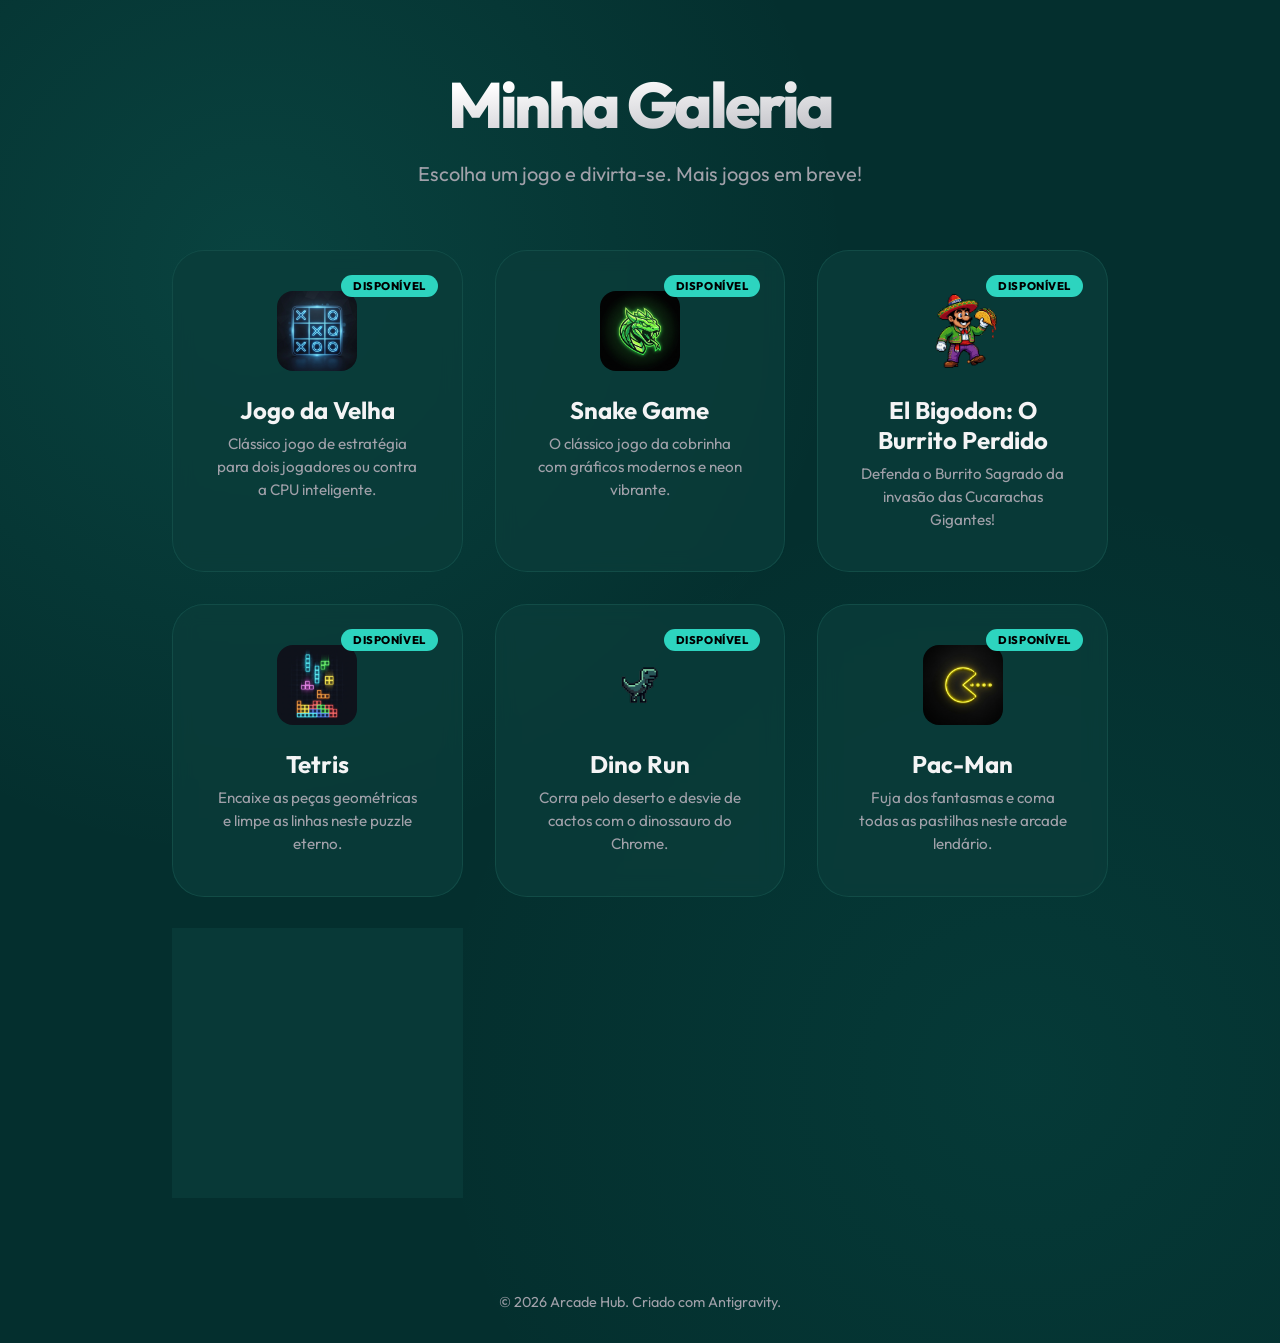
<file: index.html>
<!DOCTYPE html>
<html lang="pt-BR">
<head>
    <meta charset="UTF-8">
    <meta name="viewport" content="width=device-width, initial-scale=1.0">
    <title>Hub de Jogos - Premium Arcade</title>
    <link rel="stylesheet" href="https://cdnjs.cloudflare.com/ajax/libs/font-awesome/6.5.1/css/all.min.css">
    <link href="https://fonts.googleapis.com/css2?family=Outfit:wght@300;400;600;800&display=swap" rel="stylesheet">
    <link rel="stylesheet" href="css/hub.css">
    <style>
        @media (max-width: 640px) {
            h1 { font-size: 2.5rem; }
            .container { padding: 2rem 1rem; }
        }
    </style>
</head>
<body>
    <div class="container">
        <header>
            <h1>Minha Galeria</h1>
            <p>Escolha um jogo e divirta-se. Mais jogos em breve!</p>
        </header>

        <div class="game-grid">
            <a href="games/jogo-da-velha.html" class="game-card">
                <span class="badge">Disponível</span>
                <div class="game-icon"><img src="assets/tic_tac_toe.png" alt="Tic Tac Toe Icon"></div>
                <div class="game-title">Jogo da Velha</div>
                <div class="game-desc">Clássico jogo de estratégia para dois jogadores ou contra a CPU inteligente.</div>
            </a>

            <a href="games/cobrinha.html" class="game-card">
                <span class="badge">Disponível</span>
                <div class="game-icon"><img src="assets/snake.png" alt="Snake Icon"></div>
                <div class="game-title">Snake Game</div>
                <div class="game-desc">O clássico jogo da cobrinha com gráficos modernos e neon vibrante.</div>
            </a>

            <a href="games/bigodon.html" class="game-card">
                <span class="badge">Disponível</span>
                <div class="game-icon"><img src="assets/el_bigodon_man.png" alt="El Bigodon Character"></div>
                <div class="game-title">El Bigodon: O Burrito Perdido</div>
                <div class="game-desc">Defenda o Burrito Sagrado da invasão das Cucarachas Gigantes!</div>
            </a>

            <a href="games/tetris.html" class="game-card">
                <span class="badge">Disponível</span>
                <div class="game-icon"><img src="assets/tetris.png" alt="Tetris Icon"></div>
                <div class="game-title">Tetris</div>
                <div class="game-desc">Encaixe as peças geométricas e limpe as linhas neste puzzle eterno.</div>
            </a>

            <a href="games/dino.html" class="game-card">
                <span class="badge">Disponível</span>
                <div class="game-icon"><img src="assets/dino.png" alt="Dino Icon"></div>
                <div class="game-title">Dino Run</div>
                <div class="game-desc">Corra pelo deserto e desvie de cactos com o dinossauro do Chrome.</div>
            </a>

            <a href="games/pacman.html" class="game-card">
                <span class="badge">Disponível</span>
                <div class="game-icon"><img src="assets/pacman.png" alt="Pac-Man Icon"></div>
                <div class="game-title">Pac-Man</div>
                <div class="game-desc">Fuja dos fantasmas e coma todas as pastilhas neste arcade lendário.</div>
            </a>

            <a href="games/invader.html" class="game-card">
                <span class="badge">Disponível</span>
                <div class="game-icon"><i class="fa-solid fa-jet-fighter" style="font-size: 3.5rem; color: #22c55e;"></i></div>
                <div class="game-title">Retro Invader</div>
                <div class="game-desc">Proteja a Terra da invasão alienígena neste clássico shooter espacial.</div>
            </a>
        </div>
    </div>

    <footer>
        &copy; 2026 Arcade Hub. Criado com Antigravity.
    </footer>
</body>
</html>
</file>
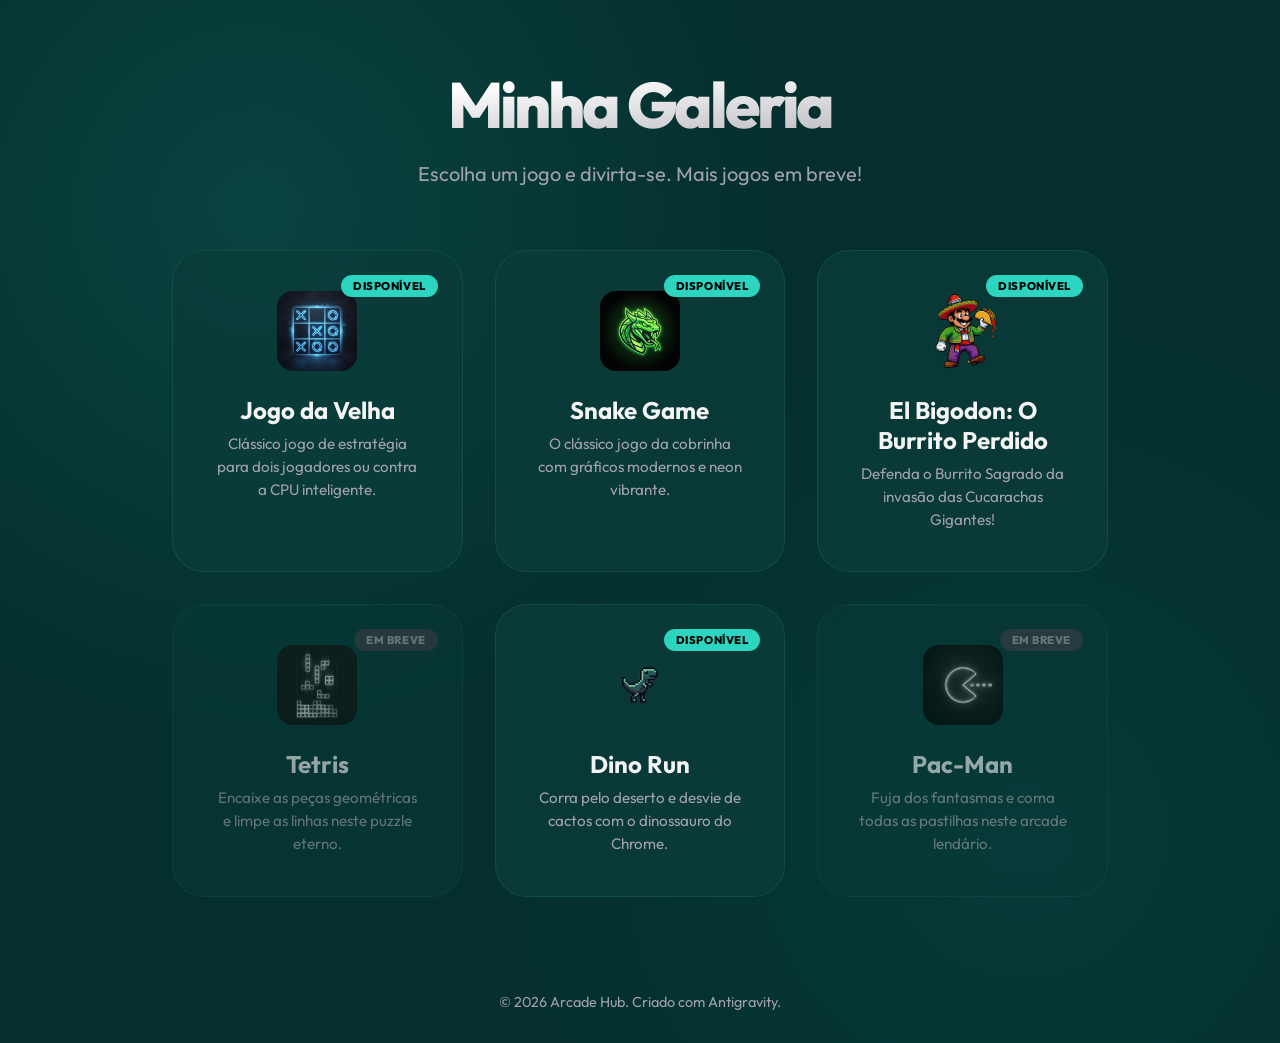
<file: game_hub_html/index.html>
<!DOCTYPE html>
<html lang="pt-BR">
<head>
    <meta charset="UTF-8">
    <meta name="viewport" content="width=device-width, initial-scale=1.0">
    <title>Hub de Jogos - Premium Arcade</title>
    <link rel="stylesheet" href="https://cdnjs.cloudflare.com/ajax/libs/font-awesome/6.5.1/css/all.min.css">
    <link href="https://fonts.googleapis.com/css2?family=Outfit:wght@300;400;600;800&display=swap" rel="stylesheet">
    <link rel="stylesheet" href="css/hub.css">
    <style>
        @media (max-width: 640px) {
            h1 { font-size: 2.5rem; }
            .container { padding: 2rem 1rem; }
        }
    </style>
</head>
<body>
    <div class="container">
        <header>
            <h1>Minha Galeria</h1>
            <p>Escolha um jogo e divirta-se. Mais jogos em breve!</p>
        </header>

        <div class="game-grid">
            <a href="games/jogo-da-velha.html" class="game-card">
                <span class="badge">Disponível</span>
                <div class="game-icon"><img src="assets/tic_tac_toe.png" alt="Tic Tac Toe Icon"></div>
                <div class="game-title">Jogo da Velha</div>
                <div class="game-desc">Clássico jogo de estratégia para dois jogadores ou contra a CPU inteligente.</div>
            </a>

            <a href="games/cobrinha.html" class="game-card">
                <span class="badge">Disponível</span>
                <div class="game-icon"><img src="assets/snake.png" alt="Snake Icon"></div>
                <div class="game-title">Snake Game</div>
                <div class="game-desc">O clássico jogo da cobrinha com gráficos modernos e neon vibrante.</div>
            </a>

            <a href="games/bigodon.html" class="game-card">
                <span class="badge">Disponível</span>
                <div class="game-icon"><img src="assets/el_bigodon_man.png" alt="El Bigodon Character"></div>
                <div class="game-title">El Bigodon: O Burrito Perdido</div>
                <div class="game-desc">Defenda o Burrito Sagrado da invasão das Cucarachas Gigantes!</div>
            </a>

            <div class="game-card" style="opacity: 0.6; cursor: not-allowed;">
                <span class="badge" style="background: #3f3f46; color: #a1a1aa;">Em breve</span>
                <div class="game-icon"><img src="assets/tetris.png" alt="Tetris Icon" style="filter: grayscale(1);"></div>
                <div class="game-title">Tetris</div>
                <div class="game-desc">Encaixe as peças geométricas e limpe as linhas neste puzzle eterno.</div>
            </div>

            <a href="games/dino.html" class="game-card">
                <span class="badge">Disponível</span>
                <div class="game-icon"><img src="assets/dino.png" alt="Dino Icon"></div>
                <div class="game-title">Dino Run</div>
                <div class="game-desc">Corra pelo deserto e desvie de cactos com o dinossauro do Chrome.</div>
            </a>

            <div class="game-card" style="opacity: 0.6; cursor: not-allowed;">
                <span class="badge" style="background: #3f3f46; color: #a1a1aa;">Em breve</span>
                <div class="game-icon"><img src="assets/pacman.png" alt="Pac-Man Icon" style="filter: grayscale(1);"></div>
                <div class="game-title">Pac-Man</div>
                <div class="game-desc">Fuja dos fantasmas e coma todas as pastilhas neste arcade lendário.</div>
            </div>
        </div>
    </div>

    <footer>
        &copy; 2026 Arcade Hub. Criado com Antigravity.
    </footer>
</body>
</html>
</file>
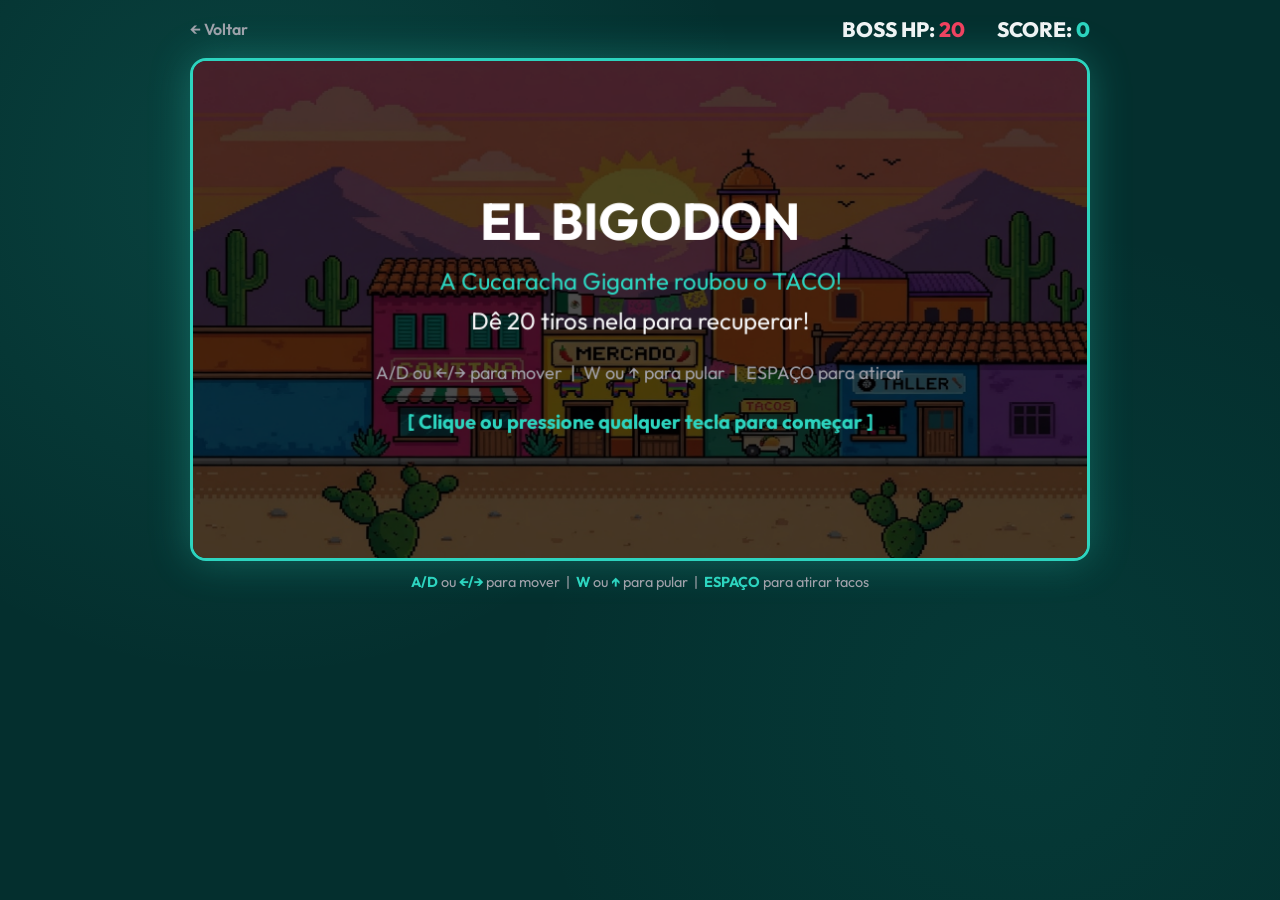
<file: games/bigodon.html>
<!DOCTYPE html>
<html lang="pt-BR">
<head>
    <meta charset="UTF-8">
    <meta name="viewport" content="width=device-width, initial-scale=1.0">
    <title>El Bigodon - O Burrito Perdido</title>
    <link href="https://fonts.googleapis.com/css2?family=Outfit:wght@300;400;600;800&display=swap" rel="stylesheet">
    <link rel="stylesheet" href="../css/hub.css">
    <style>
        body {
            display: flex;
            flex-direction: column;
            align-items: center;
            padding: 1rem;
        }

        .header-controls {
            display: flex;
            justify-content: space-between;
            align-items: center;
            width: 100%;
            max-width: 900px;
            margin-bottom: 1rem;
        }

        .back-btn {
            color: var(--text-dim);
            text-decoration: none;
            font-weight: 600;
            display: flex;
            align-items: center;
            gap: 0.5rem;
            transition: color 0.3s;
        }
        .back-btn:hover { color: var(--primary); }

        .game-stats {
            display: flex;
            gap: 2rem;
            font-weight: 800;
            font-size: 1.3rem;
        }
        #bossHpDisplay { color: #f43f5e; }
        #scoreDisplay  { color: var(--primary); }

        #gameCanvas {
            border: 3px solid var(--primary);
            border-radius: 1rem;
            box-shadow: 0 0 40px rgba(45,212,191,0.3);
            display: block;
            max-width: 900px;
            width: 100%;
        }

        .controls-hint {
            margin-top: 0.75rem;
            color: var(--text-dim);
            font-size: 0.9rem;
            text-align: center;
        }
        .controls-hint span { color: var(--primary); font-weight: 700; }
    </style>
</head>
<body>
    <div class="header-controls">
        <a href="../index.html" class="back-btn">&#8592; Voltar</a>
        <div class="game-stats">
            <div>BOSS HP: <span id="bossHpDisplay">20</span></div>
            <div>SCORE: <span id="scoreDisplay">0</span></div>
        </div>
    </div>

    <canvas id="gameCanvas" width="900" height="500"></canvas>

    <div class="controls-hint">
        <span>A/D</span> ou <span>←/→</span> para mover &nbsp;|&nbsp;
        <span>W</span> ou <span>↑</span> para pular &nbsp;|&nbsp;
        <span>ESPAÇO</span> para atirar tacos
    </div>

    <script src="../js/bigodon.js"></script>
</body>
</html>
</file>
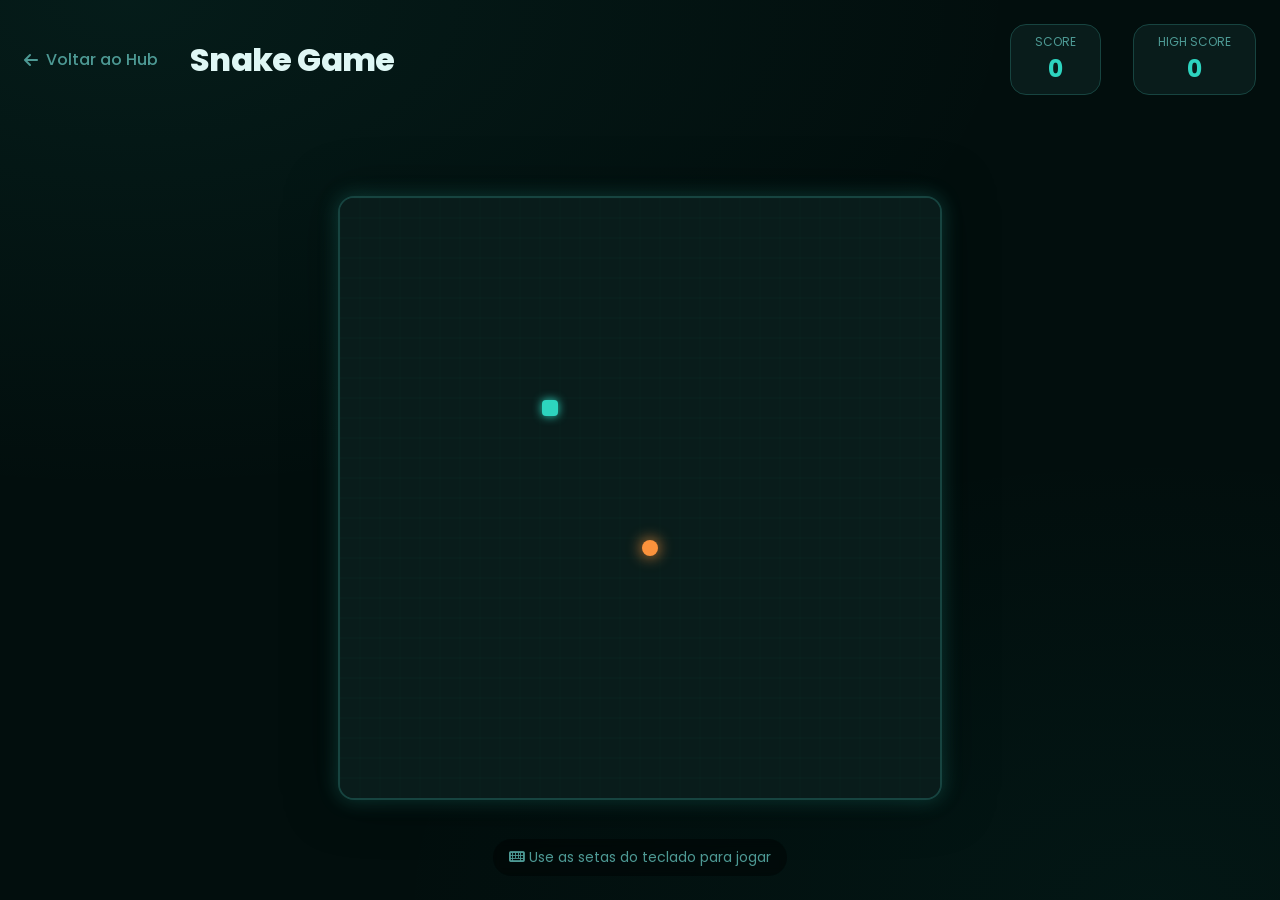
<file: games/cobrinha.html>
<!DOCTYPE html>
<html lang="pt-BR">
<head>
    <meta charset="UTF-8">
    <meta name="viewport" content="width=device-width, initial-scale=1.0">
    <title>Snake Game - Premium Arcade</title>
    <link rel="stylesheet" href="https://cdnjs.cloudflare.com/ajax/libs/font-awesome/6.5.1/css/all.min.css">
    <link rel="stylesheet" href="../css/cobrinha.css">
</head>
<body>
    <div class="page-wrapper">
        <header class="header">
            <div style="display: flex; align-items: center; gap: 2rem;">
                <a href="../index.html" class="back-link">
                    <i class="fa-solid fa-arrow-left"></i> Voltar ao Hub
                </a>
                <h1 class="game-title">Snake Game</h1>
            </div>
            
            <div class="stats-container">
                <div class="stat-box">
                    <div class="stat-label">Score</div>
                    <div id="score" class="stat-value">0</div>
                </div>
                <div class="stat-box">
                    <div class="stat-label">High Score</div>
                    <div id="highScore" class="stat-value">0</div>
                </div>
            </div>
        </header>

        <main class="main-content">
            <canvas id="snakeGame" width="600" height="600"></canvas>
            
            <div class="controls-hint">
                <i class="fa-solid fa-keyboard"></i> Use as setas do teclado para jogar
            </div>

            <div id="gameOverOverlay" class="game-over-overlay">
                <div class="game-over-title">GAME OVER</div>
                <div style="font-size: 1.5rem; color: var(--text-secondary);">
                    Sua pontuação: <span id="finalScore" style="color: var(--accent-color); font-weight: 700;">0</span>
                </div>
                <button onclick="restartGame()" class="btn-restart">
                    Jogar Novamente
                </button>
            </div>
        </main>
    </div>

    <script src="../js/cobrinha.js"></script>
</body>
</html>
</file>
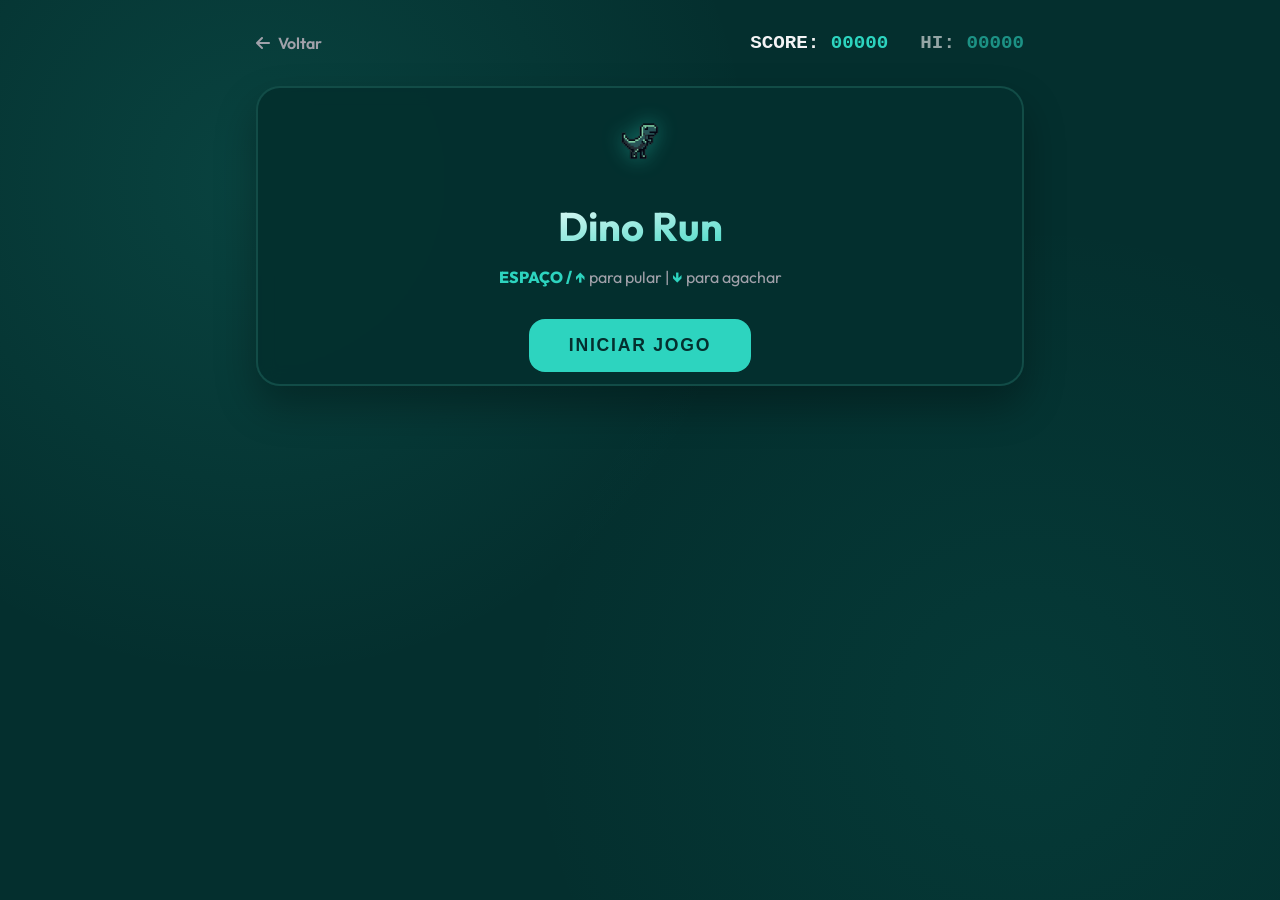
<file: games/dino.html>
<!DOCTYPE html>
<html lang="pt-BR">
<head>
    <meta charset="UTF-8">
    <meta name="viewport" content="width=device-width, initial-scale=1.0">
    <title>Dino Run - Premium Arcade</title>
    <link rel="stylesheet" href="https://cdnjs.cloudflare.com/ajax/libs/font-awesome/6.5.1/css/all.min.css">
    <link href="https://fonts.googleapis.com/css2?family=Outfit:wght@300;400;600;800&display=swap" rel="stylesheet">
    <link rel="stylesheet" href="../css/hub.css">
    <link rel="stylesheet" href="../css/dino.css">
</head>
<body>
    <div class="game-container">
        <div class="header-controls">
            <a href="../index.html" class="back-btn"><i class="fa-solid fa-arrow-left"></i> Voltar</a>
            <div class="score-board">
                <div class="score-item">SCORE: <span id="score">00000</span></div>
                <div class="score-item high-score">HI: <span id="highScore">00000</span></div>
            </div>
        </div>

        <div class="game-wrapper">
            <canvas id="gameCanvas"></canvas>
            
            <div id="startScreen" class="overlay">
                <div class="overlay-content">
                    <div class="dino-preview"><img src="../assets/dino.png" alt="Dino"></div>
                    <h2>Dino Run</h2>
                    <p><span>ESPAÇO / ↑</span> para pular | <span>↓</span> para agachar</p>
                    <button id="startBtn" class="primary-btn">INICIAR JOGO</button>
                </div>
            </div>

            <div id="gameOverScreen" class="overlay hidden">
                <div class="overlay-content">
                    <h1>GAME OVER</h1>
                    <p>Sua pontuação final: <span id="finalScore">0</span></p>
                    <button id="restartBtn" class="primary-btn">TENTAR NOVAMENTE</button>
                </div>
            </div>
        </div>
    </div>

    <script src="../js/dino.js"></script>
</body>
</html>
</file>
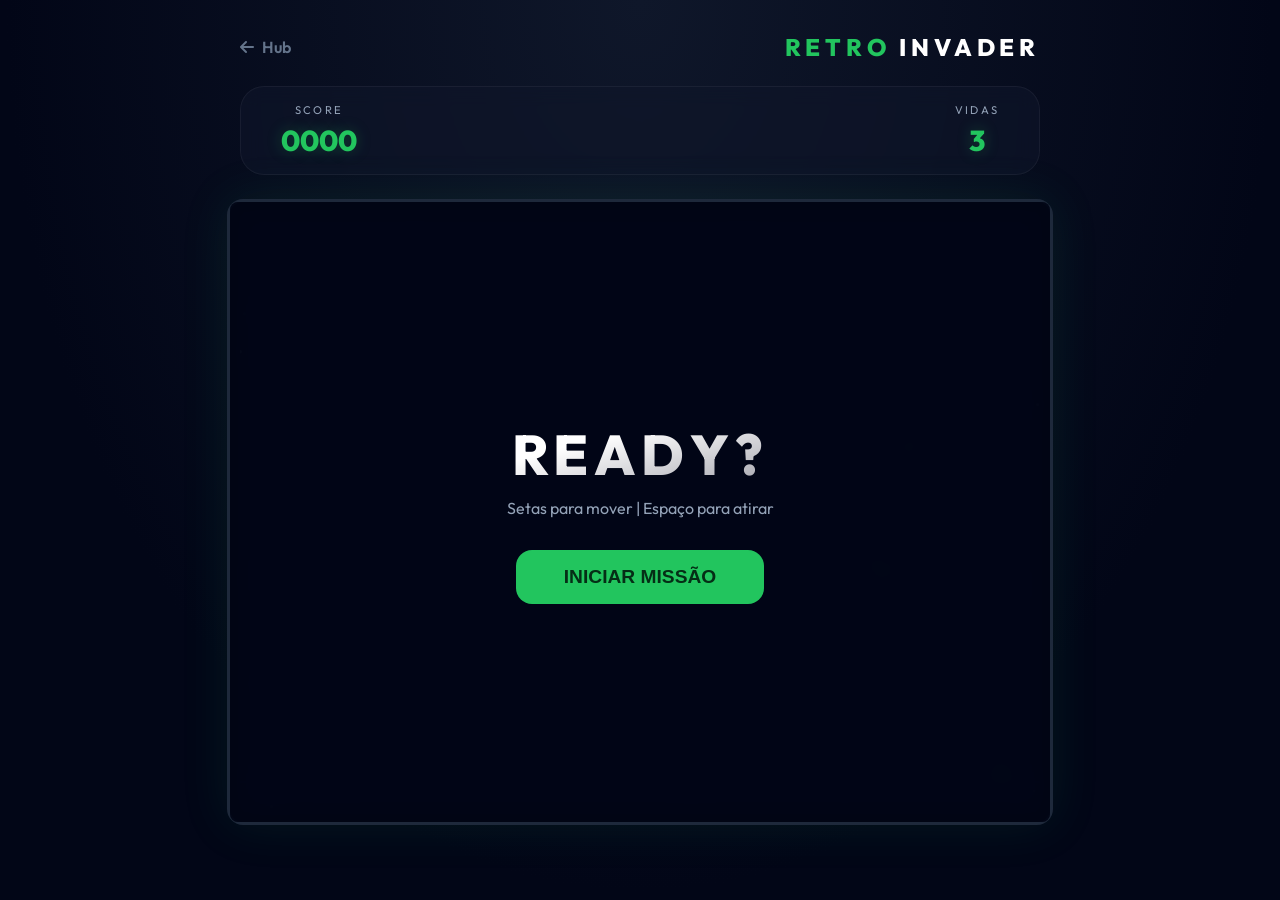
<file: games/invader.html>
<!DOCTYPE html>
<html lang="pt-BR">
<head>
    <meta charset="UTF-8">
    <meta name="viewport" content="width=device-width, initial-scale=1.0">
    <title>Retro Invader - Premium Arcade</title>
    <link rel="stylesheet" href="https://cdnjs.cloudflare.com/ajax/libs/font-awesome/6.5.1/css/all.min.css">
    <link href="https://fonts.googleapis.com/css2?family=Outfit:wght@300;400;600;800&display=swap" rel="stylesheet">
    <link rel="stylesheet" href="../css/hub.css">
    <link rel="stylesheet" href="../css/invader.css">
</head>
<body>
    <div class="game-container">
        <div class="header-controls">
            <a href="../index.html" class="back-btn"><i class="fa-solid fa-arrow-left"></i> Hub</a>
            <div style="font-weight: 800; font-size: 1.5rem; letter-spacing: 0.2em; color: var(--invader-green);">RETRO <span style="color: #fff;">INVADER</span></div>
        </div>

        <div class="stats-bar">
            <div class="stat-item">
                <div class="stat-label">Score</div>
                <div id="score" class="stat-value">0000</div>
            </div>
            <div class="stat-item">
                <div class="stat-label">Vidas</div>
                <div id="lives" class="stat-value">3</div>
            </div>
        </div>

        <div class="game-wrapper">
            <canvas id="gameCanvas" width="800" height="600"></canvas>
            
            <div id="startScreen" class="overlay">
                <h1>READY?</h1>
                <p style="margin-bottom: 2rem; color: #94a3b8;">Setas para mover | Espaço para atirar</p>
                <button id="startBtn" class="primary-btn">Iniciar Missão</button>
            </div>

            <div id="gameOverScreen" class="overlay hidden">
                <h1 style="color: var(--danger-red);">MISSION FAILED</h1>
                <p style="margin-bottom: 2rem; color: #94a3b8;">Score Final: <span id="finalScore" style="color: #fff; font-weight: 800;">0</span></p>
                <button id="restartBtn" class="primary-btn">Tentar Novamente</button>
            </div>

            <div id="winScreen" class="overlay hidden">
                <h1 style="color: var(--invader-green);">MISSION SUCCESS</h1>
                <p style="margin-bottom: 2rem; color: #94a3b8;">Área Limpa!</p>
                <button id="nextLevelBtn" class="primary-btn">Próxima Onda</button>
            </div>
        </div>
    </div>

    <script src="../js/invader.js"></script>
</body>
</html>
</file>
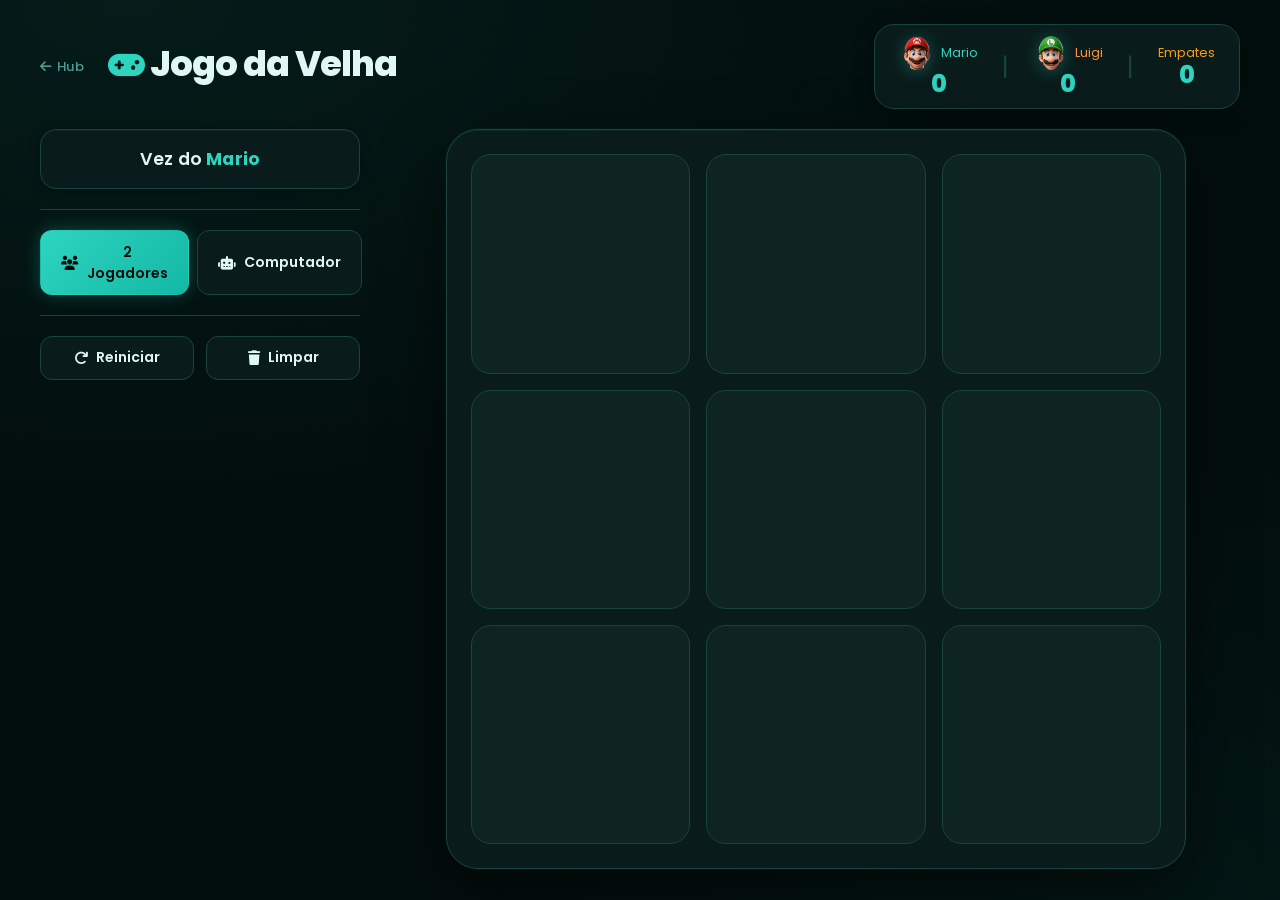
<file: games/jogo-da-velha.html>
<!DOCTYPE html>
<html lang="pt-BR">
<head>
    <meta charset="UTF-8">
    <meta name="viewport" content="width=device-width, initial-scale=1.0">
    <title>Jogo da Velha - Hub de Jogos</title>
    <link rel="stylesheet" href="../css/jogo-da-velha.css">
    <link rel="stylesheet" href="https://cdnjs.cloudflare.com/ajax/libs/font-awesome/6.5.1/css/all.min.css">
    <style>
    </style>
</head>
<body>
    <div class="page-wrapper">

        <!-- Top bar -->
        <div class="top-bar">
            <div class="top-bar-left">
                <a href="../index.html" class="back-link"><i class="fa-solid fa-arrow-left"></i> Hub</a>
                <h1 class="panel-title"><i class="fa-solid fa-gamepad" style="color: var(--accent-color); font-size: 0.85em;"></i> Jogo da Velha</h1>
            </div>
            <div class="score-board">
                <div class="score-item">
                    <div style="color: var(--x-color);"><span id="iconX" class="score-char"></span><span id="labelX">Mario</span></div>
                    <div id="scoreX" class="score-val">0</div>
                </div>
                <div style="color: var(--border-color); font-size: 1.5rem; line-height: 1;">|</div>
                <div class="score-item">
                    <div style="color: var(--o-color);"><span id="iconO" class="score-char"></span><span id="labelO">Luigi</span></div>
                    <div id="scoreO" class="score-val">0</div>
                </div>
                <div style="color: var(--border-color); font-size: 1.5rem; line-height: 1;">|</div>
                <div class="score-item">
                    <div style="color: #f59e0b;">Empates</div>
                    <div id="scoreDraw" class="score-val">0</div>
                </div>
            </div>
        </div>

        <!-- Main layout -->
        <div class="main-layout">

            <!-- Left: controls -->
            <div class="left-panel">
                <div id="status">Vez do <span id="turnLabel" style="color: var(--x-color); font-weight: bold;">Mario</span></div>

                <hr class="divider">

                <div class="mode-selector">
                    <button onclick="setMode(false)" id="btn2p" class="btn active">
                        <i class="fa-solid fa-users"></i> 2 Jogadores
                    </button>
                    <button onclick="setMode(true)" id="btnAI" class="btn">
                        <i class="fa-solid fa-robot"></i> Computador
                    </button>
                </div>

                <div id="difficulty-selector" class="difficulty-selector">
                    <button onclick="setDifficulty('facil')" id="btnFacil" class="btn">Fácil</button>
                    <button onclick="setDifficulty('medio')" id="btnMedio" class="btn active">Médio</button>
                    <button onclick="setDifficulty('dificil')" id="btnDificil" class="btn">Difícil</button>
                </div>

                <hr class="divider">

                <div class="actions">
                    <button onclick="resetGame()" class="btn">
                        <i class="fa-solid fa-redo"></i> Reiniciar
                    </button>
                    <button onclick="resetScores()" class="btn">
                        <i class="fa-solid fa-trash"></i> Limpar
                    </button>
                </div>
            </div>

            <!-- Right: board -->
            <div class="board-panel">
                <div id="game-theme-container" class="grid-container theme-mario-luigi">
                    <div id="board" class="grid"></div>
                </div>
            </div>

        </div>
    </div>

    <script src="../js/jogo-da-velha.js"></script>
</body>
</html>
</file>
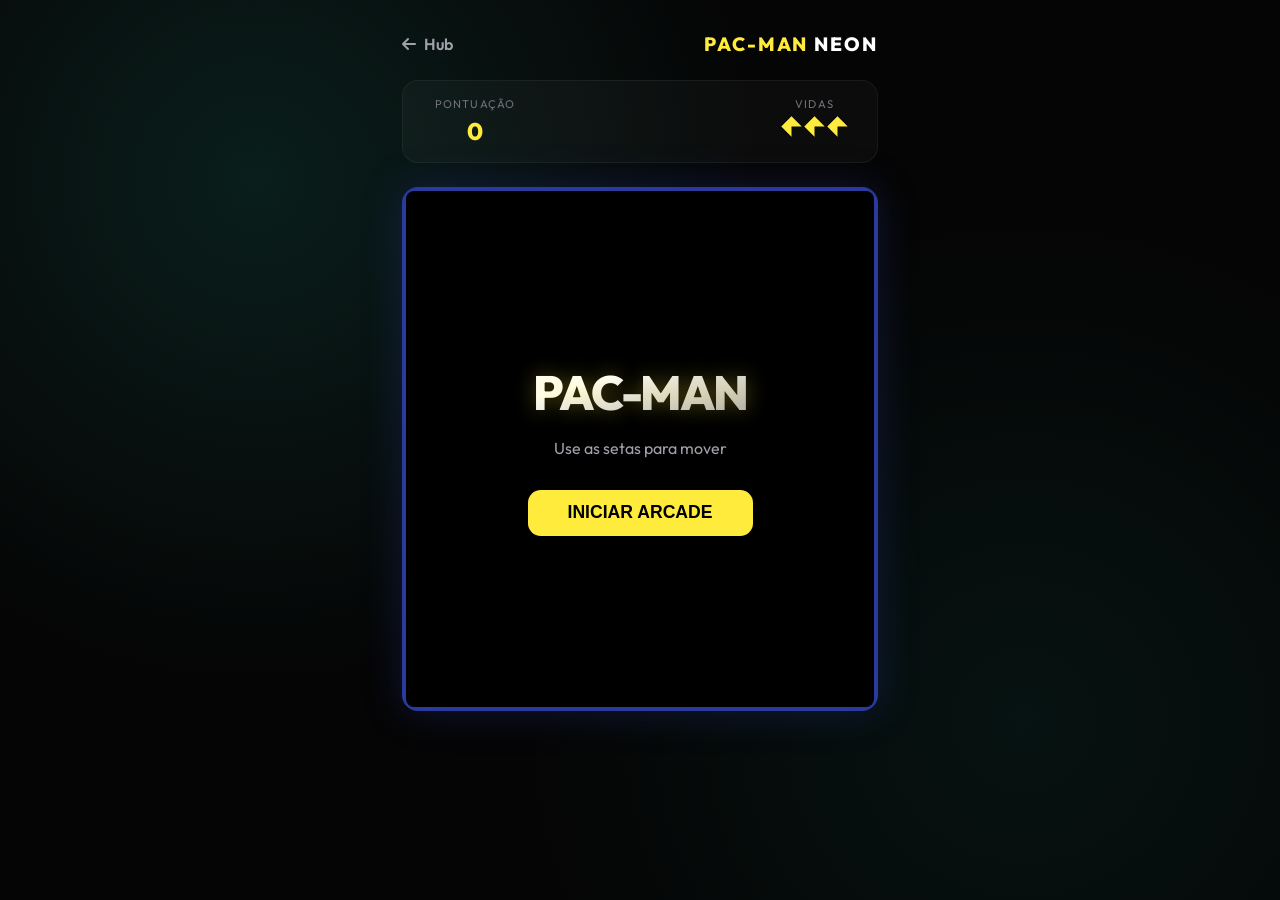
<file: games/pacman.html>
<!DOCTYPE html>
<html lang="pt-BR">
<head>
    <meta charset="UTF-8">
    <meta name="viewport" content="width=device-width, initial-scale=1.0">
    <title>Pac-Man Neon - Premium Arcade</title>
    <link rel="stylesheet" href="https://cdnjs.cloudflare.com/ajax/libs/font-awesome/6.5.1/css/all.min.css">
    <link href="https://fonts.googleapis.com/css2?family=Outfit:wght@300;400;600;800&display=swap" rel="stylesheet">
    <link rel="stylesheet" href="../css/hub.css">
    <link rel="stylesheet" href="../css/pacman.css">
</head>
<body>
    <div class="game-container">
        <div class="header-controls">
            <a href="../index.html" class="back-btn"><i class="fa-solid fa-arrow-left"></i> Hub</a>
            <div style="font-weight: 800; font-size: 1.2rem; letter-spacing: 0.1em; color: var(--pac-yellow);">PAC-MAN <span style="color: #fff;">NEON</span></div>
        </div>

        <div class="stats-bar">
            <div class="stat-item">
                <div class="stat-label">Pontuação</div>
                <div id="score" class="stat-value">0</div>
            </div>
            <div class="stat-item">
                <div class="stat-label">Vidas</div>
                <div id="lives" class="lives-container">
                    <div class="life-icon"></div>
                    <div class="life-icon"></div>
                    <div class="life-icon"></div>
                </div>
            </div>
        </div>

        <div class="game-wrapper">
            <canvas id="gameCanvas" width="448" height="496"></canvas>
            
            <div id="startScreen" class="overlay">
                <h1>PAC-MAN</h1>
                <p style="margin-bottom: 2rem; color: #a1a1aa;">Use as setas para mover</p>
                <button id="startBtn" class="primary-btn">Iniciar Arcade</button>
            </div>

            <div id="gameOverScreen" class="overlay hidden">
                <h1 style="color: #ff4444;">GAME OVER</h1>
                <p style="margin-bottom: 2rem; color: #a1a1aa;">Pontuação Final: <span id="finalScore" style="color: #fff; font-weight: 800;">0</span></p>
                <button id="restartBtn" class="primary-btn">Tentar Novamente</button>
            </div>

            <div id="winScreen" class="overlay hidden">
                <h1 style="color: #44ff44;">VOCÊ VENCEU!</h1>
                <p style="margin-bottom: 2rem; color: #a1a1aa;">Limpou o labirinto!</p>
                <button id="nextLevelBtn" class="primary-btn">Próximo Nível</button>
            </div>
        </div>
    </div>

    <script src="../js/pacman.js"></script>
</body>
</html>
</file>
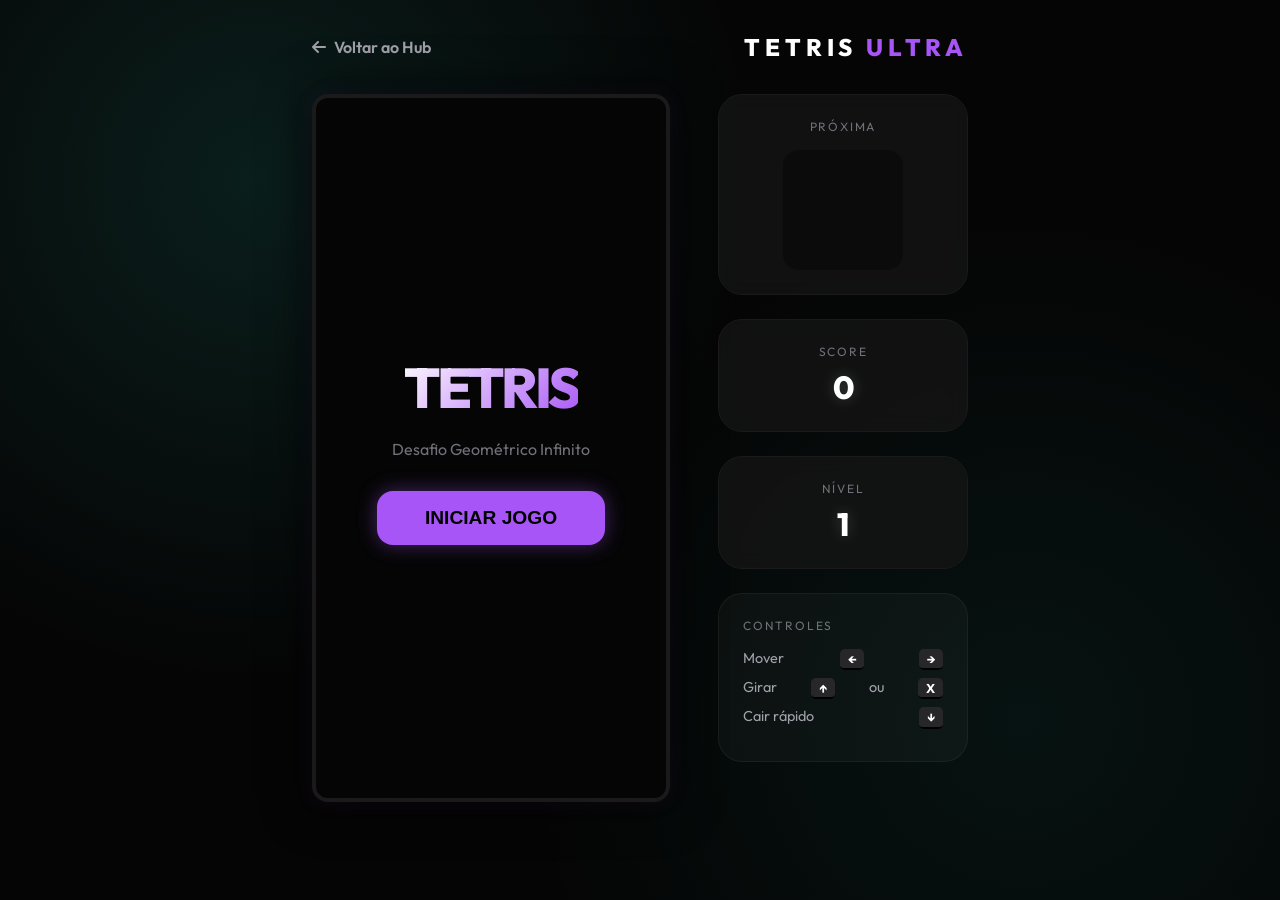
<file: games/tetris.html>
<!DOCTYPE html>
<html lang="pt-BR">
<head>
    <meta charset="UTF-8">
    <meta name="viewport" content="width=device-width, initial-scale=1.0">
    <title>Tetris Ultra - Premium Arcade</title>
    <link rel="stylesheet" href="https://cdnjs.cloudflare.com/ajax/libs/font-awesome/6.5.1/css/all.min.css">
    <link href="https://fonts.googleapis.com/css2?family=Outfit:wght@300;400;600;800&display=swap" rel="stylesheet">
    <link rel="stylesheet" href="../css/hub.css">
    <link rel="stylesheet" href="../css/tetris.css">
</head>
<body>
    <div class="game-container">
        <div class="header-controls">
            <a href="../index.html" class="back-btn"><i class="fa-solid fa-arrow-left"></i> Voltar ao Hub</a>
            <div class="game-logo" style="font-weight: 800; font-size: 1.5rem; letter-spacing: 0.2em;">TETRIS <span style="color: var(--primary-neon);">ULTRA</span></div>
        </div>

        <div class="main-layout">
            <div class="game-area">
                <canvas id="tetrisCanvas" width="350" height="700"></canvas>
                
                <div id="startScreen" class="overlay">
                    <h1>TETRIS</h1>
                    <p style="margin-bottom: 2rem; color: #71717a;">Desafio Geométrico Infinito</p>
                    <button id="startBtn" class="primary-btn">Iniciar Jogo</button>
                </div>

                <div id="gameOverScreen" class="overlay hidden">
                    <h1 style="background: linear-gradient(135deg, #fff 0%, #ef4444 100%); -webkit-background-clip: text;">GAME OVER</h1>
                    <p style="margin-bottom: 2rem; color: #a1a1aa;">Pontuação Final: <span id="finalScore" style="color: #fff; font-weight: 800;">0</span></p>
                    <button id="restartBtn" class="primary-btn">Tentar Novamente</button>
                </div>
            </div>

            <div class="sidebar">
                <div class="info-box">
                    <div class="info-label">Próxima</div>
                    <div class="next-piece-box">
                        <canvas id="nextCanvas" width="100" height="100"></canvas>
                    </div>
                </div>

                <div class="info-box">
                    <div class="info-label">Score</div>
                    <div id="score" class="info-value">0</div>
                </div>

                <div class="info-box">
                    <div class="info-label">Nível</div>
                    <div id="level" class="info-value">1</div>
                </div>

                <div class="controls-hint">
                    <div class="info-label" style="margin-bottom: 1rem;">Controles</div>
                    <p>Mover <span class="key">←</span> <span class="key">→</span></p>
                    <p>Girar <span class="key">↑</span> ou <span class="key">X</span></p>
                    <p>Cair rápido <span class="key">↓</span></p>
                </div>
            </div>
        </div>
    </div>

    <script src="../js/tetris.js"></script>
</body>
</html>
</file>
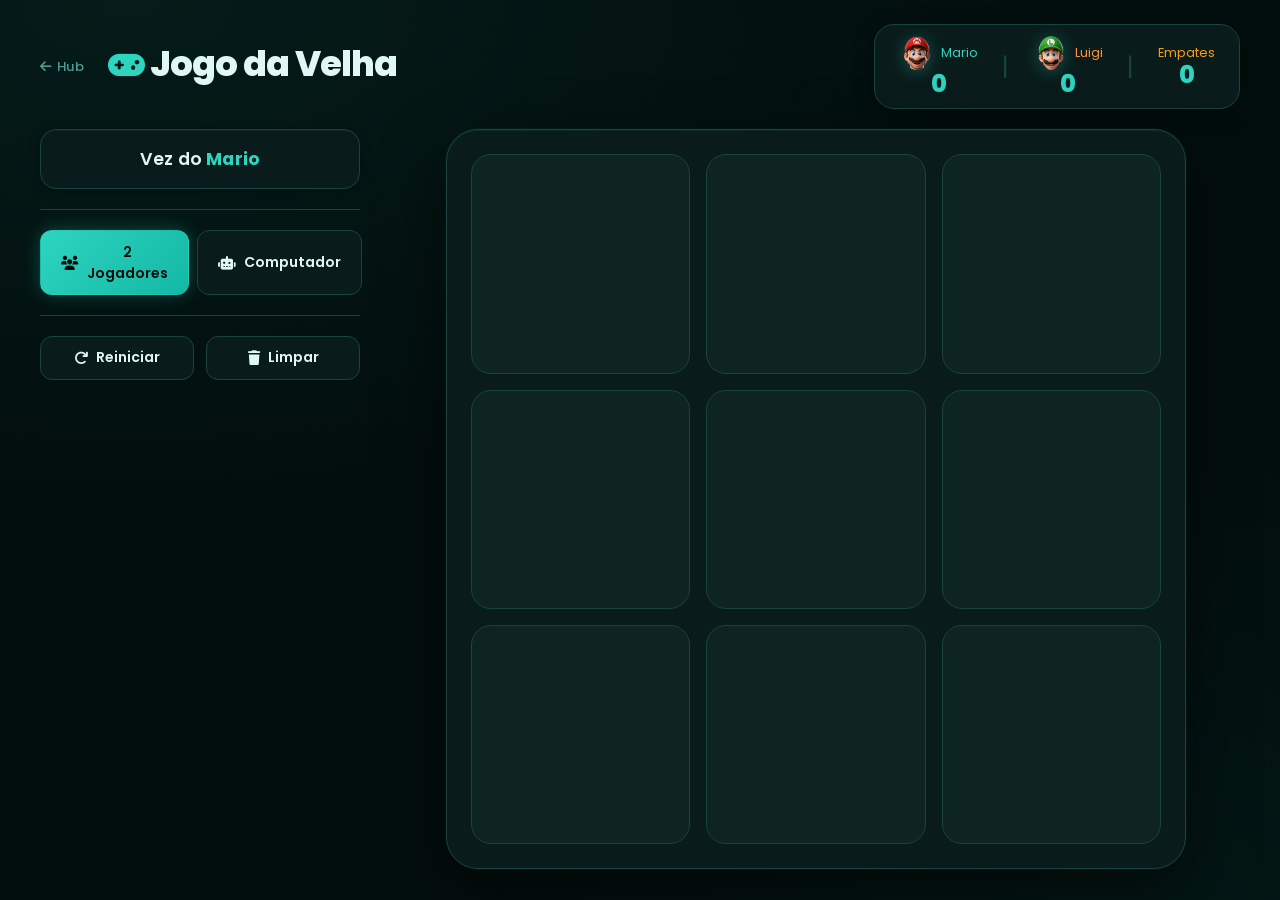
<file: game_hub_html/games/jogo-da-velha.html>
<!DOCTYPE html>
<html lang="pt-BR">
<head>
    <meta charset="UTF-8">
    <meta name="viewport" content="width=device-width, initial-scale=1.0">
    <title>Jogo da Velha - Hub de Jogos</title>
    <link rel="stylesheet" href="../css/jogo-da-velha.css">
    <link rel="stylesheet" href="https://cdnjs.cloudflare.com/ajax/libs/font-awesome/6.5.1/css/all.min.css">
    <style>
        /* ── Page shell ──────────────────────────── */
        body { min-height: 100vh; }

        .page-wrapper {
            display: grid;
            grid-template-rows: auto 1fr;
            min-height: 100vh;
            width: 100%;
            padding: 1.5rem 2.5rem;
            gap: 1.25rem;
            box-sizing: border-box;
        }

        /* ── Top bar ─────────────────────────────── */
        .top-bar {
            display: flex;
            align-items: center;
            justify-content: space-between;
            gap: 1.5rem;
        }

        .top-bar-left {
            display: flex;
            align-items: center;
            gap: 1.5rem;
        }

        /* ── Back link ───────────────────────────── */
        .back-link {
            display: inline-flex;
            align-items: center;
            gap: 0.4rem;
            color: var(--text-secondary);
            text-decoration: none;
            font-size: 0.82rem;
            font-weight: 500;
            transition: color 0.2s;
            white-space: nowrap;
        }
        .back-link:hover { color: var(--accent-color); }

        /* ── Score board ─────────────────────────── */
        .score-board {
            background: var(--bg-card);
            padding: 0.65rem 1.5rem;
            border-radius: 1.25rem;
            border: 1px solid var(--border-color);
            display: flex;
            align-items: center;
            gap: 1.5rem;
            font-size: 0.8rem;
            box-shadow: 0 4px 20px rgba(0, 0, 0, 0.4);
        }
        .score-item { text-align: center; }
        .score-val {
            font-size: 1.5rem;
            font-weight: 800;
            color: var(--accent-color);
            line-height: 1.1;
        }

        /* ── Main two-column layout ──────────────── */
        .main-layout {
            display: grid;
            grid-template-columns: 320px 1fr;
            gap: 2rem;
            align-items: start;
        }

        /* ── Left panel ──────────────────────────── */
        .left-panel {
            display: flex;
            flex-direction: column;
            gap: 1rem;
            position: sticky;
            top: 1.5rem;
        }

        .panel-title {
            font-size: 2.2rem;
            font-weight: 800;
            letter-spacing: -0.03em;
            line-height: 1.1;
            margin-bottom: 0.25rem;
        }

        /* ── Status bar ──────────────────────────── */
        #status {
            background: var(--bg-card);
            border: 1px solid var(--border-color);
            padding: 1rem 1.5rem;
            border-radius: 1rem;
            text-align: center;
            font-size: 1.1rem;
            font-weight: 600;
            box-shadow: inset 0 1px 0 rgba(45, 212, 191, 0.05), 0 2px 12px rgba(0, 0, 0, 0.3);
            letter-spacing: 0.01em;
        }

        /* ── Mode selector ───────────────────────── */
        .mode-selector {
            display: flex;
            gap: 0.5rem;
        }

        /* ── Buttons ─────────────────────────────── */
        .btn {
            background: var(--bg-card);
            border: 1px solid var(--border-color);
            color: var(--text-primary);
            padding: 0.65rem 1.25rem;
            border-radius: 0.75rem;
            cursor: pointer;
            font-weight: 600;
            font-size: 0.875rem;
            font-family: 'Poppins', sans-serif;
            transition: all 0.2s ease;
            display: flex;
            align-items: center;
            gap: 0.5rem;
            flex: 1;
            justify-content: center;
        }
        .btn:hover {
            border-color: var(--accent-color);
            color: var(--accent-color);
            box-shadow: 0 0 14px var(--glow);
            transform: translateY(-1px);
        }
        .btn.active {
            background: linear-gradient(135deg, var(--accent-color) 0%, var(--accent-dark) 100%);
            border-color: transparent;
            color: #020e0d;
            box-shadow: 0 0 18px var(--glow), 0 4px 12px rgba(0, 0, 0, 0.3);
        }

        .actions {
            display: flex;
            gap: 0.75rem;
        }

        /* ── Divider ─────────────────────────────── */
        .divider {
            border: none;
            border-top: 1px solid var(--border-color);
            margin: 0.25rem 0;
        }

        /* ── Right panel: board ──────────────────── */
        .board-panel {
            display: flex;
            align-items: center;
            justify-content: center;
            min-height: 0;
        }

        .grid-container {
            background: var(--bg-card);
            padding: 1.5rem;
            border-radius: 2rem;
            border: 1px solid var(--border-color);
            box-shadow:
                0 0 0 1px rgba(45, 212, 191, 0.04),
                0 24px 64px rgba(0, 0, 0, 0.6),
                inset 0 1px 0 rgba(45, 212, 191, 0.07);
            width: 100%;
            max-width: min(calc(100vh - 10rem), 100%);
            aspect-ratio: 1;
            display: flex;
            align-items: center;
            justify-content: center;
        }

        .grid {
            display: grid;
            grid-template-columns: repeat(3, 1fr);
            gap: 1rem;
            width: 100%;
            height: 100%;
        }
    </style>
</head>
<body>
    <div class="page-wrapper">

        <!-- Top bar -->
        <div class="top-bar">
            <div class="top-bar-left">
                <a href="../index.html" class="back-link"><i class="fa-solid fa-arrow-left"></i> Hub</a>
                <h1 class="panel-title"><i class="fa-solid fa-gamepad" style="color: var(--accent-color); font-size: 0.85em;"></i> Jogo da Velha</h1>
            </div>
            <div class="score-board">
                <div class="score-item">
                    <div style="color: var(--x-color);"><span id="iconX" class="score-char"></span><span id="labelX">Mario</span></div>
                    <div id="scoreX" class="score-val">0</div>
                </div>
                <div style="color: var(--border-color); font-size: 1.5rem; line-height: 1;">|</div>
                <div class="score-item">
                    <div style="color: var(--o-color);"><span id="iconO" class="score-char"></span><span id="labelO">Luigi</span></div>
                    <div id="scoreO" class="score-val">0</div>
                </div>
                <div style="color: var(--border-color); font-size: 1.5rem; line-height: 1;">|</div>
                <div class="score-item">
                    <div style="color: #f59e0b;">Empates</div>
                    <div id="scoreDraw" class="score-val">0</div>
                </div>
            </div>
        </div>

        <!-- Main layout -->
        <div class="main-layout">

            <!-- Left: controls -->
            <div class="left-panel">
                <div id="status">Vez do <span id="turnLabel" style="color: var(--x-color); font-weight: bold;">Mario</span></div>

                <hr class="divider">

                <div class="mode-selector">
                    <button onclick="setMode(false)" id="btn2p" class="btn active">
                        <i class="fa-solid fa-users"></i> 2 Jogadores
                    </button>
                    <button onclick="setMode(true)" id="btnAI" class="btn">
                        <i class="fa-solid fa-robot"></i> Computador
                    </button>
                </div>

                <div id="difficulty-selector" class="difficulty-selector">
                    <button onclick="setDifficulty('facil')" id="btnFacil" class="btn">Fácil</button>
                    <button onclick="setDifficulty('medio')" id="btnMedio" class="btn active">Médio</button>
                    <button onclick="setDifficulty('dificil')" id="btnDificil" class="btn">Difícil</button>
                </div>

                <hr class="divider">

                <div class="actions">
                    <button onclick="resetGame()" class="btn">
                        <i class="fa-solid fa-redo"></i> Reiniciar
                    </button>
                    <button onclick="resetScores()" class="btn">
                        <i class="fa-solid fa-trash"></i> Limpar
                    </button>
                </div>
            </div>

            <!-- Right: board -->
            <div class="board-panel">
                <div id="game-theme-container" class="grid-container theme-mario-luigi">
                    <div id="board" class="grid"></div>
                </div>
            </div>

        </div>
    </div>

    <script src="../js/jogo-da-velha.js"></script>
</body>
</html>
</file>
<file: css/hub.css>
:root {
    --primary: #2dd4bf;
    --primary-glow: rgba(45, 212, 191, 0.4);
    --bg: #042f2e;
    --card-bg: rgba(10, 60, 58, 0.8);
    --border: rgba(20, 80, 76, 0.8);
    --text: #f4f4f5;
    --text-dim: #a1a1aa;
}

* {
    margin: 0;
    padding: 0;
    box-sizing: border-box;
}

body {
    font-family: 'Outfit', sans-serif;
    background-color: var(--bg);
    background-image: 
        radial-gradient(circle at 20% 20%, rgba(45, 212, 191, 0.12) 0%, transparent 40%),
        radial-gradient(circle at 80% 80%, rgba(20, 184, 166, 0.08) 0%, transparent 40%);
    color: var(--text);
    min-height: 100vh;
    display: flex;
    flex-direction: column;
    align-items: center;
    overflow-x: hidden;
}

.container {
    max-width: 1000px;
    width: 100%;
    padding: 4rem 2rem;
    text-align: center;
}

header {
    margin-bottom: 4rem;
    animation: fadeInDown 1s ease-out;
}

h1 {
    font-size: 4rem;
    font-weight: 800;
    letter-spacing: -0.05em;
    margin-bottom: 1rem;
    background: linear-gradient(to bottom right, #fff 30%, #a1a1aa);
    -webkit-background-clip: text;
    -webkit-text-fill-color: transparent;
}

header p {
    font-size: 1.25rem;
    color: var(--text-dim);
    max-width: 600px;
    margin: 0 auto;
}

.game-grid {
    display: grid;
    grid-template-columns: repeat(auto-fill, minmax(280px, 1fr));
    gap: 2rem;
    width: 100%;
    animation: fadeInUp 1s ease-out 0.2s both;
}

.game-card {
    background: var(--card-bg);
    border: 1px solid var(--border);
    border-radius: 2rem;
    padding: 2.5rem;
    text-decoration: none;
    color: inherit;
    transition: all 0.4s cubic-bezier(0.23, 1, 0.32, 1);
    position: relative;
    overflow: hidden;
    display: flex;
    flex-direction: column;
    align-items: center;
    backdrop-filter: blur(10px);
}

.game-card::before {
    content: '';
    position: absolute;
    top: 0;
    left: 0;
    width: 100%;
    height: 100%;
    background: radial-gradient(circle at top right, rgba(45, 212, 191, 0.12), transparent 70%);
    opacity: 0;
    transition: opacity 0.4s;
}

.game-card:hover {
    transform: translateY(-10px) scale(1.02);
    border-color: var(--primary);
    box-shadow: 0 20px 40px rgba(0, 0, 0, 0.4), 0 0 20px var(--primary-glow);
}

.game-card:hover::before {
    opacity: 1;
}

.game-icon {
    font-size: 3.5rem;
    margin-bottom: 1.5rem;
    color: var(--primary);
    transition: transform 0.4s;
    display: flex;
    align-items: center;
    justify-content: center;
}

.game-icon img {
    width: 80px;
    height: 80px;
    object-fit: contain;
    border-radius: 1rem;
}

.game-card:hover .game-icon {
    transform: scale(1.1) rotate(5deg);
}

.game-title {
    font-size: 1.5rem;
    font-weight: 700;
    margin-bottom: 0.5rem;
}

.game-desc {
    font-size: 0.95rem;
    color: var(--text-dim);
    line-height: 1.5;
}

.badge {
    position: absolute;
    top: 1.5rem;
    right: 1.5rem;
    background: var(--primary);
    color: #000;
    font-size: 0.7rem;
    font-weight: 800;
    padding: 0.25rem 0.75rem;
    border-radius: 1rem;
    text-transform: uppercase;
    letter-spacing: 0.05em;
}

@keyframes fadeInDown {
    from { opacity: 0; transform: translateY(-30px); }
    to { opacity: 1; transform: translateY(0); }
}

@keyframes fadeInUp {
    from { opacity: 0; transform: translateY(30px); }
    to { opacity: 1; transform: translateY(0); }
}

footer {
    margin-top: auto;
    padding: 2rem;
    color: var(--text-dim);
    font-size: 0.9rem;
}
</file>
<file: game_hub_html/css/hub.css>
:root {
    --primary: #2dd4bf;
    --primary-glow: rgba(45, 212, 191, 0.4);
    --bg: #042f2e;
    --card-bg: rgba(10, 60, 58, 0.8);
    --border: rgba(20, 80, 76, 0.8);
    --text: #f4f4f5;
    --text-dim: #a1a1aa;
}

* {
    margin: 0;
    padding: 0;
    box-sizing: border-box;
}

body {
    font-family: 'Outfit', sans-serif;
    background-color: var(--bg);
    background-image: 
        radial-gradient(circle at 20% 20%, rgba(45, 212, 191, 0.12) 0%, transparent 40%),
        radial-gradient(circle at 80% 80%, rgba(20, 184, 166, 0.08) 0%, transparent 40%);
    color: var(--text);
    min-height: 100vh;
    display: flex;
    flex-direction: column;
    align-items: center;
    overflow-x: hidden;
}

.container {
    max-width: 1000px;
    width: 100%;
    padding: 4rem 2rem;
    text-align: center;
}

header {
    margin-bottom: 4rem;
    animation: fadeInDown 1s ease-out;
}

h1 {
    font-size: 4rem;
    font-weight: 800;
    letter-spacing: -0.05em;
    margin-bottom: 1rem;
    background: linear-gradient(to bottom right, #fff 30%, #a1a1aa);
    -webkit-background-clip: text;
    -webkit-text-fill-color: transparent;
}

header p {
    font-size: 1.25rem;
    color: var(--text-dim);
    max-width: 600px;
    margin: 0 auto;
}

.game-grid {
    display: grid;
    grid-template-columns: repeat(auto-fill, minmax(280px, 1fr));
    gap: 2rem;
    width: 100%;
    animation: fadeInUp 1s ease-out 0.2s both;
}

.game-card {
    background: var(--card-bg);
    border: 1px solid var(--border);
    border-radius: 2rem;
    padding: 2.5rem;
    text-decoration: none;
    color: inherit;
    transition: all 0.4s cubic-bezier(0.23, 1, 0.32, 1);
    position: relative;
    overflow: hidden;
    display: flex;
    flex-direction: column;
    align-items: center;
    backdrop-filter: blur(10px);
}

.game-card::before {
    content: '';
    position: absolute;
    top: 0;
    left: 0;
    width: 100%;
    height: 100%;
    background: radial-gradient(circle at top right, rgba(45, 212, 191, 0.12), transparent 70%);
    opacity: 0;
    transition: opacity 0.4s;
}

.game-card:hover {
    transform: translateY(-10px) scale(1.02);
    border-color: var(--primary);
    box-shadow: 0 20px 40px rgba(0, 0, 0, 0.4), 0 0 20px var(--primary-glow);
}

.game-card:hover::before {
    opacity: 1;
}

.game-icon {
    font-size: 3.5rem;
    margin-bottom: 1.5rem;
    color: var(--primary);
    transition: transform 0.4s;
    display: flex;
    align-items: center;
    justify-content: center;
}

.game-icon img {
    width: 80px;
    height: 80px;
    object-fit: contain;
    border-radius: 1rem;
}

.game-card:hover .game-icon {
    transform: scale(1.1) rotate(5deg);
}

.game-title {
    font-size: 1.5rem;
    font-weight: 700;
    margin-bottom: 0.5rem;
}

.game-desc {
    font-size: 0.95rem;
    color: var(--text-dim);
    line-height: 1.5;
}

.badge {
    position: absolute;
    top: 1.5rem;
    right: 1.5rem;
    background: var(--primary);
    color: #000;
    font-size: 0.7rem;
    font-weight: 800;
    padding: 0.25rem 0.75rem;
    border-radius: 1rem;
    text-transform: uppercase;
    letter-spacing: 0.05em;
}

@keyframes fadeInDown {
    from { opacity: 0; transform: translateY(-30px); }
    to { opacity: 1; transform: translateY(0); }
}

@keyframes fadeInUp {
    from { opacity: 0; transform: translateY(30px); }
    to { opacity: 1; transform: translateY(0); }
}

footer {
    margin-top: auto;
    padding: 2rem;
    color: var(--text-dim);
    font-size: 0.9rem;
}
</file>
<file: css/cobrinha.css>
@import url('https://fonts.googleapis.com/css2?family=Poppins:wght@400;500;600;700;800&display=swap');

* { margin: 0; padding: 0; box-sizing: border-box; }

:root {
    --bg-dark:        #020e0d;
    --bg-card:        #091c1b;
    --border-color:   #174440;
    --accent-color:   #2dd4bf;
    --accent-dark:    #14b8a6;
    --glow:           rgba(45, 212, 191, 0.3);
    --text-primary:   #dff7f5;
    --text-secondary: #4d9994;
    --snake-head:     #2dd4bf;
    --snake-body:     #14b8a6;
    --food-color:     #fb923c;
}

body {
    font-family: 'Poppins', sans-serif;
    background-color: var(--bg-dark);
    background-image: 
        radial-gradient(ellipse 70% 55% at 10% 0%,   rgba(45, 212, 191, 0.07) 0%, transparent 100%),
        radial-gradient(ellipse 60% 50% at 90% 100%, rgba(20, 184, 166, 0.05) 0%, transparent 100%);
    color: var(--text-primary);
    min-height: 100vh;
    overflow: hidden;
}

.page-wrapper {
    display: flex;
    flex-direction: column;
    height: 100vh;
    padding: 1.5rem;
    gap: 1.5rem;
}

.header {
    display: flex;
    justify-content: space-between;
    align-items: center;
}

.back-link {
    display: inline-flex;
    align-items: center;
    gap: 0.5rem;
    color: var(--text-secondary);
    text-decoration: none;
    font-weight: 500;
    transition: color 0.2s;
}

.back-link:hover { color: var(--accent-color); }

.game-title {
    font-size: 2rem;
    font-weight: 800;
    letter-spacing: -0.02em;
}

.stats-container {
    display: flex;
    gap: 2rem;
}

.stat-box {
    background: var(--bg-card);
    border: 1px solid var(--border-color);
    padding: 0.5rem 1.5rem;
    border-radius: 1rem;
    text-align: center;
}

.stat-label {
    font-size: 0.75rem;
    color: var(--text-secondary);
    text-transform: uppercase;
}

.stat-value {
    font-size: 1.5rem;
    font-weight: 700;
    color: var(--accent-color);
}

.main-content {
    flex: 1;
    display: flex;
    justify-content: center;
    align-items: center;
    position: relative;
}

canvas {
    background: var(--bg-card);
    border: 2px solid var(--border-color);
    border-radius: 1rem;
    box-shadow: 0 0 50px rgba(0,0,0,0.5), 0 0 20px var(--glow);
    max-width: 100%;
    max-height: 100%;
}

.controls-hint {
    position: absolute;
    bottom: 0;
    color: var(--text-secondary);
    font-size: 0.875rem;
    background: rgba(0,0,0,0.4);
    padding: 0.5rem 1rem;
    border-radius: 2rem;
    backdrop-filter: blur(4px);
}

.game-over-overlay {
    position: absolute;
    inset: 0;
    background: rgba(2, 14, 13, 0.85);
    backdrop-filter: blur(8px);
    display: none;
    flex-direction: column;
    justify-content: center;
    align-items: center;
    gap: 1.5rem;
    z-index: 10;
    border-radius: 1rem;
}

.game-over-overlay.active { display: flex; }

.game-over-title {
    font-size: 3rem;
    font-weight: 800;
    color: #ef4444;
    text-shadow: 0 0 20px rgba(239, 68, 68, 0.4);
}

.btn-restart {
    background: linear-gradient(135deg, var(--accent-color) 0%, var(--accent-dark) 100%);
    border: none;
    color: #020e0d;
    padding: 1rem 2.5rem;
    border-radius: 0.75rem;
    font-weight: 700;
    font-size: 1.1rem;
    cursor: pointer;
    transition: transform 0.2s, box-shadow 0.2s;
    box-shadow: 0 0 20px var(--glow);
}

.btn-restart:hover {
    transform: scale(1.05);
    box-shadow: 0 0 30px var(--glow);
}
</file>
<file: css/dino.css>
:root {
    --dino-color: #2dd4bf;
    --cactus-color: #f43f5e;
    --ground-color: rgba(255, 255, 255, 0.1);
}

.game-container {
    max-width: 800px;
    width: 100%;
    margin: 2rem auto;
    padding: 0 1rem;
}

.header-controls {
    display: flex;
    justify-content: space-between;
    align-items: center;
    margin-bottom: 2rem;
}

.back-btn {
    display: flex;
    align-items: center;
    gap: 0.5rem;
    color: var(--text-dim);
    text-decoration: none;
    font-weight: 600;
    transition: color 0.3s;
}

.back-btn:hover {
    color: var(--primary);
}

.score-board {
    display: flex;
    gap: 2rem;
    font-family: 'Courier New', Courier, monospace;
    font-weight: 800;
    font-size: 1.2rem;
    color: var(--text);
}

.score-item span {
    color: var(--primary);
}

.high-score {
    opacity: 0.6;
}

.game-wrapper {
    position: relative;
    width: 100%;
    height: 300px;
    background: var(--card-bg);
    border: 2px solid var(--border);
    border-radius: 1.5rem;
    overflow: hidden;
    box-shadow: 0 20px 40px rgba(0, 0, 0, 0.3);
}

#gameCanvas {
    width: 100%;
    height: 100%;
    display: block;
}

.overlay {
    position: absolute;
    top: 0;
    left: 0;
    width: 100%;
    height: 100%;
    background: rgba(4, 47, 46, 0.9);
    backdrop-filter: blur(8px);
    display: flex;
    justify-content: center;
    align-items: center;
    z-index: 10;
    transition: opacity 0.5s ease;
}

.overlay.hidden {
    opacity: 0;
    pointer-events: none;
}

.overlay-content {
    text-align: center;
    animation: zoomIn 0.5s cubic-bezier(0.34, 1.56, 0.64, 1);
}

.dino-preview img {
    width: 80px;
    height: 80px;
    margin-bottom: 1rem;
    filter: drop-shadow(0 0 10px var(--primary-glow));
}

.overlay h1 {
    font-size: 3rem;
    margin-bottom: 0.5rem;
    color: #fff;
    text-shadow: 0 0 20px var(--primary-glow);
}

.overlay h2 {
    font-size: 2.5rem;
    margin-bottom: 1rem;
    background: linear-gradient(to bottom right, #fff, var(--primary));
    -webkit-background-clip: text;
    -webkit-text-fill-color: transparent;
}

.overlay p {
    color: var(--text-dim);
    margin-bottom: 2rem;
}

.overlay p span {
    color: var(--primary);
    font-weight: 800;
}

.primary-btn {
    background: var(--primary);
    color: #042f2e;
    border: none;
    padding: 1rem 2.5rem;
    font-size: 1.1rem;
    font-weight: 800;
    border-radius: 1rem;
    cursor: pointer;
    transition: all 0.3s;
    text-transform: uppercase;
    letter-spacing: 0.1em;
}

.primary-btn:hover {
    transform: translateY(-5px);
    box-shadow: 0 10px 20px var(--primary-glow);
}

@keyframes zoomIn {
    from { opacity: 0; transform: scale(0.8); }
    to { opacity: 1; transform: scale(1); }
}
</file>
<file: css/invader.css>
:root {
    --invader-green: #22c55e;
    --invader-bg: #020617;
    --player-blue: #3b82f6;
    --danger-red: #ef4444;
}

body {
    margin: 0;
    padding: 0;
    background: radial-gradient(ellipse at 50% 0%, #0f172a 0%, #020617 70%);
    font-family: 'Outfit', sans-serif;
    color: #fff;
    min-height: 100vh;
    display: flex;
    flex-direction: column;
}

.game-container {
    flex: 1;
    display: flex;
    flex-direction: column;
    align-items: center;
    padding: 2rem;
    gap: 1.5rem;
}

.header-controls {
    width: 100%;
    max-width: 800px;
    display: flex;
    justify-content: space-between;
    align-items: center;
}

.back-btn {
    color: #64748b;
    text-decoration: none;
    font-weight: 600;
    display: flex;
    align-items: center;
    gap: 0.5rem;
    transition: all 0.3s;
}

.back-btn:hover {
    color: var(--invader-green);
}

.game-wrapper {
    position: relative;
    padding: 10px;
    background: #000;
    border: 3px solid #1e293b;
    border-radius: 1rem;
    box-shadow: 0 0 50px rgba(34, 197, 94, 0.1);
}

#gameCanvas {
    display: block;
    background: radial-gradient(circle at center, #020617 0%, #000 100%);
    border-radius: 0.5rem;
}

.stats-bar {
    display: flex;
    justify-content: space-between;
    width: 100%;
    max-width: 800px;
    background: rgba(15, 23, 42, 0.6);
    padding: 1rem 2.5rem;
    border-radius: 1.5rem;
    border: 1px solid rgba(255, 255, 255, 0.05);
    backdrop-filter: blur(10px);
}

.stat-item {
    text-align: center;
}

.stat-label {
    font-size: 0.7rem;
    color: #94a3b8;
    text-transform: uppercase;
    letter-spacing: 0.2em;
    margin-bottom: 0.3rem;
}

.stat-value {
    font-size: 1.8rem;
    font-weight: 800;
    color: var(--invader-green);
    text-shadow: 0 0 15px rgba(34, 197, 94, 0.3);
}

.overlay {
    position: absolute;
    top: 0;
    left: 0;
    width: 100%;
    height: 100%;
    background: rgba(2, 6, 23, 0.9);
    backdrop-filter: blur(10px);
    display: flex;
    flex-direction: column;
    justify-content: center;
    align-items: center;
    z-index: 100;
    border-radius: 0.5rem;
    transition: opacity 0.5s;
}

.overlay.hidden {
    opacity: 0;
    pointer-events: none;
}

.overlay h1 {
    font-size: 3.5rem;
    margin-bottom: 0.5rem;
    font-weight: 800;
    letter-spacing: 0.1em;
    color: #fff;
}

.primary-btn {
    background: var(--invader-green);
    color: #052e16;
    border: none;
    padding: 1rem 3rem;
    font-size: 1.2rem;
    font-weight: 800;
    border-radius: 1rem;
    cursor: pointer;
    transition: all 0.3s;
    text-transform: uppercase;
}

.primary-btn:hover {
    transform: translateY(-5px);
    box-shadow: 0 10px 30px rgba(34, 197, 94, 0.4);
}
</file>
<file: css/jogo-da-velha.css>
@import url('https://fonts.googleapis.com/css2?family=Poppins:wght@400;500;600;700;800&display=swap');

* { margin: 0; padding: 0; box-sizing: border-box; }

:root {
    --bg-dark:        #020e0d;
    --bg-card:        #091c1b;
    --bg-cell:        #0d2422;
    --border-color:   #174440;
    --accent-color:   #2dd4bf;
    --accent-dark:    #14b8a6;
    --glow:           rgba(45, 212, 191, 0.3);
    --x-color:        #2dd4bf;
    --o-color:        #fb923c;
    --text-primary:   #dff7f5;
    --text-secondary: #4d9994;
}

body {
    font-family: 'Poppins', sans-serif;
    background-color: var(--bg-dark);
    background-image:
        radial-gradient(ellipse 70% 55% at 10% 0%,   rgba(45, 212, 191, 0.07) 0%, transparent 100%),
        radial-gradient(ellipse 60% 50% at 90% 100%, rgba(20, 184, 166, 0.05) 0%, transparent 100%);
    color: var(--text-primary);
    min-height: 100vh;
    display: flex;
    align-items: center;
    justify-content: center;
}

.page-wrapper {
    display: grid;
    grid-template-rows: auto 1fr;
    min-height: 100vh;
    width: 100%;
    padding: 1.5rem 2.5rem;
    gap: 1.25rem;
    box-sizing: border-box;
}

/* ── Top bar ─────────────────────────────── */
.top-bar {
    display: flex;
    align-items: center;
    justify-content: space-between;
    gap: 1.5rem;
}

.top-bar-left {
    display: flex;
    align-items: center;
    gap: 1.5rem;
}

/* ── Back link ───────────────────────────── */
.back-link {
    display: inline-flex;
    align-items: center;
    gap: 0.4rem;
    color: var(--text-secondary);
    text-decoration: none;
    font-size: 0.82rem;
    font-weight: 500;
    transition: color 0.2s;
    white-space: nowrap;
}
.back-link:hover { color: var(--accent-color); }

/* ── Score board ─────────────────────────── */
.score-board {
    background: var(--bg-card);
    padding: 0.65rem 1.5rem;
    border-radius: 1.25rem;
    border: 1px solid var(--border-color);
    display: flex;
    align-items: center;
    gap: 1.5rem;
    font-size: 0.8rem;
    box-shadow: 0 4px 20px rgba(0, 0, 0, 0.4);
}
.score-item { text-align: center; }
.score-val {
    font-size: 1.5rem;
    font-weight: 800;
    color: var(--accent-color);
    line-height: 1.1;
}

/* ── Main two-column layout ──────────────── */
.main-layout {
    display: grid;
    grid-template-columns: 320px 1fr;
    gap: 2rem;
    align-items: start;
}

/* ── Left panel ──────────────────────────── */
.left-panel {
    display: flex;
    flex-direction: column;
    gap: 1rem;
    position: sticky;
    top: 1.5rem;
}

.panel-title {
    font-size: 2.2rem;
    font-weight: 800;
    letter-spacing: -0.03em;
    line-height: 1.1;
    margin-bottom: 0.25rem;
}

/* ── Status bar ──────────────────────────── */
#status {
    background: var(--bg-card);
    border: 1px solid var(--border-color);
    padding: 1rem 1.5rem;
    border-radius: 1rem;
    text-align: center;
    font-size: 1.1rem;
    font-weight: 600;
    box-shadow: inset 0 1px 0 rgba(45, 212, 191, 0.05), 0 2px 12px rgba(0, 0, 0, 0.3);
    letter-spacing: 0.01em;
}

/* ── Mode selector ───────────────────────── */
.mode-selector {
    display: flex;
    gap: 0.5rem;
}

/* ── Buttons ─────────────────────────────── */
.btn {
    background: var(--bg-card);
    border: 1px solid var(--border-color);
    color: var(--text-primary);
    padding: 0.65rem 1.25rem;
    border-radius: 0.75rem;
    cursor: pointer;
    font-weight: 600;
    font-size: 0.875rem;
    font-family: 'Poppins', sans-serif;
    transition: all 0.2s ease;
    display: flex;
    align-items: center;
    gap: 0.5rem;
    flex: 1;
    justify-content: center;
}
.btn:hover {
    border-color: var(--accent-color);
    color: var(--accent-color);
    box-shadow: 0 0 14px var(--glow);
    transform: translateY(-1px);
}
.btn.active {
    background: linear-gradient(135deg, var(--accent-color) 0%, var(--accent-dark) 100%);
    border-color: transparent;
    color: #020e0d;
    box-shadow: 0 0 18px var(--glow), 0 4px 12px rgba(0, 0, 0, 0.3);
}

.actions {
    display: flex;
    gap: 0.75rem;
}

/* ── Divider ─────────────────────────────── */
.divider {
    border: none;
    border-top: 1px solid var(--border-color);
    margin: 0.25rem 0;
}

/* ── Right panel: board ──────────────────── */
.board-panel {
    display: flex;
    align-items: center;
    justify-content: center;
    min-height: 0;
}

.grid-container {
    background: var(--bg-card);
    padding: 1.5rem;
    border-radius: 2rem;
    border: 1px solid var(--border-color);
    box-shadow:
        0 0 0 1px rgba(45, 212, 191, 0.04),
        0 24px 64px rgba(0, 0, 0, 0.6),
        inset 0 1px 0 rgba(45, 212, 191, 0.07);
    width: 100%;
    max-width: min(calc(100vh - 10rem), 100%);
    aspect-ratio: 1;
    display: flex;
    align-items: center;
    justify-content: center;
}

.grid {
    display: grid;
    grid-template-columns: repeat(3, 1fr);
    gap: 1rem;
    width: 100%;
    height: 100%;
}

.cell {
    width: 100%;
    aspect-ratio: 1;
    display: flex;
    align-items: center;
    justify-content: center;
    font-size: 3.5rem;
    font-weight: 700;
    cursor: pointer;
    user-select: none;
    background-color: var(--bg-cell);
    border: 1px solid var(--border-color);
    border-radius: 1.25rem;
    background-size: 84%;
    background-repeat: no-repeat;
    background-position: center;
    transition: all 0.25s cubic-bezier(0.23, 1, 0.32, 1);
    position: relative;
    overflow: hidden;
}

.cell::before {
    content: '';
    position: absolute;
    inset: 0;
    border-radius: inherit;
    background: radial-gradient(circle at 50% 10%, rgba(45, 212, 191, 0.09) 0%, transparent 65%);
    opacity: 0;
    transition: opacity 0.25s;
    pointer-events: none;
}

.cell:hover {
    border-color: var(--accent-color);
    transform: translateY(-4px) scale(1.03);
    box-shadow: 0 10px 28px rgba(0, 0, 0, 0.6), 0 0 18px var(--glow);
}

.cell:hover::before { opacity: 1; }

/* Themes */
.theme-mario-luigi .cell.x { background-image: url('../assets/mario.png'); color: transparent; }
.theme-mario-luigi .cell.o { background-image: url('../assets/luigi.png'); color: transparent; }

.theme-sonic-shadow .cell.x { background-image: url('../assets/sonic.png'); color: transparent; }
.theme-sonic-shadow .cell.o { background-image: url('../assets/shadow.png'); color: transparent; }

.cell.x, .cell.o {
    animation: pop 0.32s cubic-bezier(0.23, 1, 0.32, 1);
}

.winning-cell {
    animation: win-pulse 0.55s ease forwards;
    background-color: rgba(45, 212, 191, 0.07);
    border-color: var(--accent-color);
    box-shadow: 0 0 0 2px var(--accent-color), 0 0 30px var(--glow), 0 0 70px rgba(45, 212, 191, 0.1);
}

.difficulty-selector {
    display: none;
    gap: 0.5rem;
    justify-content: center;
    margin-bottom: 1rem;
    animation: slideDown 0.3s ease;
}

.difficulty-selector.active {
    display: flex;
}

@keyframes slideDown {
    from { opacity: 0; transform: translateY(-8px); }
    to   { opacity: 1; transform: translateY(0); }
}

@keyframes pop {
    0%   { transform: scale(0.3) rotate(-8deg); opacity: 0; }
    65%  { transform: scale(1.18) rotate(3deg); opacity: 1; }
    100% { transform: scale(1) rotate(0); }
}

@keyframes win-pulse {
    0%, 100% { transform: scale(1); }
    45%      { transform: scale(1.08); }
}

/* Score character icons */
.score-char {
    width: 36px;
    height: 36px;
    background-size: contain;
    background-repeat: no-repeat;
    background-position: center;
    display: inline-block;
    vertical-align: middle;
    margin-right: 6px;
    filter: drop-shadow(0 2px 8px rgba(45, 212, 191, 0.3));
}

#iconX { background-image: url('../assets/mario.png'); }
#iconO { background-image: url('../assets/luigi.png'); }

/* ── Responsive Design ───────────────────── */
@media (max-width: 850px) {
    .page-wrapper {
        padding: 1rem;
        gap: 1rem;
    }

    .top-bar {
        flex-direction: column;
        align-items: center;
        gap: 1rem;
        text-align: center;
    }

    .top-bar-left {
        flex-direction: column;
        gap: 0.5rem;
    }

    .panel-title {
        font-size: 1.8rem;
    }

    .score-board {
        width: 100%;
        justify-content: space-around;
        padding: 0.5rem;
        gap: 0.5rem;
    }

    .score-char {
        width: 28px;
        height: 28px;
    }

    .score-val {
        font-size: 1.2rem;
    }

    .main-layout {
        grid-template-columns: 1fr;
        gap: 1.5rem;
    }

    .left-panel {
        position: static;
        order: 2;
    }

    .board-panel {
        order: 1;
    }

    .grid-container {
        padding: 1rem;
        border-radius: 1.5rem;
        max-width: 100%;
    }

    .grid {
        gap: 0.5rem;
    }

    .cell {
        border-radius: 0.75rem;
    }
}

@media (max-width: 480px) {
    .panel-title {
        font-size: 1.5rem;
    }

    #status {
        padding: 0.75rem;
        font-size: 1rem;
    }

    .score-board {
        font-size: 0.7rem;
    }

    .actions {
        flex-direction: column;
    }

    .btn {
        padding: 0.5rem 1rem;
    }
}
</file>
<file: css/pacman.css>
:root {
    --pac-yellow: #ffeb3b;
    --pac-bg: #050505;
    --wall-color: #2b3a9e;
    --ghost-red: #ff0000;
    --ghost-pink: #ffb8ff;
    --ghost-cyan: #00ffff;
    --ghost-orange: #ffb852;
    --dot-color: #ffb8ae;
}

body {
    margin: 0;
    padding: 0;
    background-color: var(--pac-bg);
    font-family: 'Outfit', sans-serif;
    color: #fff;
    min-height: 100vh;
    display: flex;
    flex-direction: column;
}

.game-container {
    flex: 1;
    display: flex;
    flex-direction: column;
    align-items: center;
    padding: 2rem;
    gap: 1.5rem;
}

.header-controls {
    width: 100%;
    max-width: 600px;
    display: flex;
    justify-content: space-between;
    align-items: center;
}

.back-btn {
    color: #a1a1aa;
    text-decoration: none;
    font-weight: 600;
    display: flex;
    align-items: center;
    gap: 0.5rem;
    transition: all 0.3s;
}

.back-btn:hover {
    color: var(--pac-yellow);
}

.game-wrapper {
    position: relative;
    padding: 10px;
    background: #000;
    border: 4px solid var(--wall-color);
    border-radius: 1rem;
    box-shadow: 0 0 40px rgba(43, 58, 158, 0.3);
}

#gameCanvas {
    display: block;
    border-radius: 0.5rem;
}

.stats-bar {
    display: flex;
    justify-content: space-between;
    width: 100%;
    max-width: 600px;
    background: rgba(255, 255, 255, 0.03);
    padding: 1rem 2rem;
    border-radius: 1rem;
    border: 1px solid rgba(255, 255, 255, 0.05);
}

.stat-item {
    text-align: center;
}

.stat-label {
    font-size: 0.7rem;
    color: #71717a;
    text-transform: uppercase;
    letter-spacing: 0.1em;
    margin-bottom: 0.3rem;
}

.stat-value {
    font-size: 1.5rem;
    font-weight: 800;
    color: var(--pac-yellow);
}

.overlay {
    position: absolute;
    top: 0;
    left: 0;
    width: 100%;
    height: 100%;
    background: rgba(0, 0, 0, 0.85);
    backdrop-filter: blur(8px);
    display: flex;
    flex-direction: column;
    justify-content: center;
    align-items: center;
    z-index: 100;
    border-radius: 0.5rem;
    transition: opacity 0.4s;
}

.overlay.hidden {
    opacity: 0;
    pointer-events: none;
}

.overlay h1 {
    font-size: 3rem;
    margin-bottom: 1rem;
    color: var(--pac-yellow);
    text-shadow: 0 0 20px rgba(255, 235, 59, 0.3);
}

.primary-btn {
    background: var(--pac-yellow);
    color: #000;
    border: none;
    padding: 0.8rem 2.5rem;
    font-size: 1.1rem;
    font-weight: 800;
    border-radius: 0.8rem;
    cursor: pointer;
    transition: all 0.3s;
    text-transform: uppercase;
}

.primary-btn:hover {
    transform: scale(1.05);
    box-shadow: 0 0 25px rgba(255, 235, 59, 0.4);
}

.lives-container {
    display: flex;
    gap: 0.5rem;
    margin-top: 0.5rem;
}

.life-icon {
    width: 15px;
    height: 15px;
    background: var(--pac-yellow);
    clip-path: polygon(100% 0%, 100% 100%, 0% 100%, 0% 0%, 50% 50%);
    transform: rotate(135deg);
}
</file>
<file: css/tetris.css>
:root {
    --tetris-bg: #050505;
    --grid-bg: #0a0a0a;
    --border-color: #1a1a1a;
    --primary-neon: #a855f7;
    --primary-glow: rgba(168, 85, 247, 0.4);
    
    /* Peças */
    --color-I: #00f0f0;
    --color-J: #0000f0;
    --color-L: #f0a000;
    --color-O: #f0f000;
    --color-S: #00f000;
    --color-T: #a000f0;
    --color-Z: #f00000;
}

body {
    margin: 0;
    padding: 0;
    background-color: var(--tetris-bg);
    font-family: 'Outfit', sans-serif;
    color: #fff;
    min-height: 100vh;
    display: flex;
    flex-direction: column;
}

.game-container {
    flex: 1;
    display: flex;
    flex-direction: column;
    align-items: center;
    padding: 2rem;
    gap: 2rem;
}

.header-controls {
    width: 100%;
    max-width: 900px;
    display: flex;
    justify-content: space-between;
    align-items: center;
}

.back-btn {
    color: #a1a1aa;
    text-decoration: none;
    font-weight: 600;
    display: flex;
    align-items: center;
    gap: 0.5rem;
    transition: all 0.3s;
}

.back-btn:hover {
    color: #fff;
    transform: translateX(-5px);
}

.main-layout {
    display: flex;
    gap: 3rem;
    align-items: flex-start;
    justify-content: center;
    width: 100%;
    max-width: 1000px;
}

.game-area {
    position: relative;
    background: var(--grid-bg);
    border: 4px solid var(--border-color);
    border-radius: 1rem;
    box-shadow: 0 0 50px rgba(0,0,0,0.8), 0 0 20px rgba(168, 85, 247, 0.1);
    overflow: hidden;
}

#tetrisCanvas {
    display: block;
}

.sidebar {
    display: flex;
    flex-direction: column;
    gap: 1.5rem;
    width: 250px;
}

.info-box {
    background: rgba(20, 20, 20, 0.8);
    border: 1px solid var(--border-color);
    border-radius: 1.5rem;
    padding: 1.5rem;
    backdrop-filter: blur(10px);
    text-align: center;
}

.info-label {
    font-size: 0.75rem;
    text-transform: uppercase;
    letter-spacing: 0.15em;
    color: #71717a;
    margin-bottom: 0.5rem;
}

.info-value {
    font-size: 2rem;
    font-weight: 800;
    color: #fff;
    text-shadow: 0 0 15px rgba(255,255,255,0.2);
}

.next-piece-box {
    width: 120px;
    height: 120px;
    margin: 1rem auto 0;
    background: rgba(0,0,0,0.3);
    border-radius: 1rem;
    display: flex;
    justify-content: center;
    align-items: center;
}

.controls-hint {
    background: rgba(255, 255, 255, 0.03);
    border: 1px solid rgba(255, 255, 255, 0.05);
    border-radius: 1.5rem;
    padding: 1.5rem;
    font-size: 0.9rem;
    color: #a1a1aa;
}

.controls-hint p {
    margin: 0.5rem 0;
    display: flex;
    justify-content: space-between;
}

.key {
    background: #27272a;
    padding: 0.1rem 0.5rem;
    border-radius: 0.3rem;
    color: #fff;
    font-size: 0.8rem;
    font-weight: 700;
    border-bottom: 2px solid #000;
}

.overlay {
    position: absolute;
    top: 0;
    left: 0;
    width: 100%;
    height: 100%;
    background: rgba(5, 5, 5, 0.85);
    backdrop-filter: blur(10px);
    display: flex;
    flex-direction: column;
    justify-content: center;
    align-items: center;
    z-index: 100;
    transition: all 0.5s;
}

.overlay.hidden {
    opacity: 0;
    pointer-events: none;
}

.overlay h1 {
    font-size: 3.5rem;
    margin-bottom: 1rem;
    font-weight: 800;
    background: linear-gradient(135deg, #fff 0%, var(--primary-neon) 100%);
    -webkit-background-clip: text;
    -webkit-text-fill-color: transparent;
}

.primary-btn {
    background: var(--primary-neon);
    color: #000;
    border: none;
    padding: 1rem 3rem;
    font-size: 1.2rem;
    font-weight: 800;
    border-radius: 1rem;
    cursor: pointer;
    transition: all 0.3s;
    text-transform: uppercase;
    box-shadow: 0 0 20px var(--primary-glow);
}

.primary-btn:hover {
    transform: translateY(-5px) scale(1.05);
    box-shadow: 0 0 40px var(--primary-glow);
}

@media (max-width: 800px) {
    .main-layout {
        flex-direction: column;
        align-items: center;
    }
    .sidebar {
        width: 100%;
        max-width: 400px;
    }
}
</file>
<file: game_hub_html/css/jogo-da-velha.css>
@import url('https://fonts.googleapis.com/css2?family=Poppins:wght@400;500;600;700;800&display=swap');

* { margin: 0; padding: 0; box-sizing: border-box; }

:root {
    --bg-dark:        #020e0d;
    --bg-card:        #091c1b;
    --bg-cell:        #0d2422;
    --border-color:   #174440;
    --accent-color:   #2dd4bf;
    --accent-dark:    #14b8a6;
    --glow:           rgba(45, 212, 191, 0.3);
    --x-color:        #2dd4bf;
    --o-color:        #fb923c;
    --text-primary:   #dff7f5;
    --text-secondary: #4d9994;
}

body {
    font-family: 'Poppins', sans-serif;
    background-color: var(--bg-dark);
    background-image:
        radial-gradient(ellipse 70% 55% at 10% 0%,   rgba(45, 212, 191, 0.07) 0%, transparent 100%),
        radial-gradient(ellipse 60% 50% at 90% 100%, rgba(20, 184, 166, 0.05) 0%, transparent 100%);
    color: var(--text-primary);
    min-height: 100vh;
    display: flex;
    align-items: center;
    justify-content: center;
}

.cell {
    width: 100%;
    aspect-ratio: 1;
    display: flex;
    align-items: center;
    justify-content: center;
    font-size: 3.5rem;
    font-weight: 700;
    cursor: pointer;
    user-select: none;
    background-color: var(--bg-cell);
    border: 1px solid var(--border-color);
    border-radius: 1.25rem;
    background-size: 84%;
    background-repeat: no-repeat;
    background-position: center;
    transition: all 0.25s cubic-bezier(0.23, 1, 0.32, 1);
    position: relative;
    overflow: hidden;
}

.cell::before {
    content: '';
    position: absolute;
    inset: 0;
    border-radius: inherit;
    background: radial-gradient(circle at 50% 10%, rgba(45, 212, 191, 0.09) 0%, transparent 65%);
    opacity: 0;
    transition: opacity 0.25s;
    pointer-events: none;
}

.cell:hover {
    border-color: var(--accent-color);
    transform: translateY(-4px) scale(1.03);
    box-shadow: 0 10px 28px rgba(0, 0, 0, 0.6), 0 0 18px var(--glow);
}

.cell:hover::before { opacity: 1; }

/* Themes */
.theme-mario-luigi .cell.x { background-image: url('../assets/mario.png'); color: transparent; }
.theme-mario-luigi .cell.o { background-image: url('../assets/luigi.png'); color: transparent; }

.theme-sonic-shadow .cell.x { background-image: url('../assets/sonic.png'); color: transparent; }
.theme-sonic-shadow .cell.o { background-image: url('../assets/shadow.png'); color: transparent; }


.cell.x, .cell.o {
    animation: pop 0.32s cubic-bezier(0.23, 1, 0.32, 1);
}

.winning-cell {
    animation: win-pulse 0.55s ease forwards;
    background-color: rgba(45, 212, 191, 0.07);
    border-color: var(--accent-color);
    box-shadow: 0 0 0 2px var(--accent-color), 0 0 30px var(--glow), 0 0 70px rgba(45, 212, 191, 0.1);
}

.difficulty-selector {
    display: none;
    gap: 0.5rem;
    justify-content: center;
    margin-bottom: 1rem;
    animation: slideDown 0.3s ease;
}

.difficulty-selector.active {
    display: flex;
}

@keyframes slideDown {
    from { opacity: 0; transform: translateY(-8px); }
    to   { opacity: 1; transform: translateY(0); }
}

@keyframes pop {
    0%   { transform: scale(0.3) rotate(-8deg); opacity: 0; }
    65%  { transform: scale(1.18) rotate(3deg); opacity: 1; }
    100% { transform: scale(1) rotate(0); }
}

@keyframes win-pulse {
    0%, 100% { transform: scale(1); }
    45%      { transform: scale(1.08); }
}

/* Score character icons */
.score-char {
    width: 36px;
    height: 36px;
    background-size: contain;
    background-repeat: no-repeat;
    background-position: center;
    display: inline-block;
    vertical-align: middle;
    margin-right: 6px;
    filter: drop-shadow(0 2px 8px rgba(45, 212, 191, 0.3));
}

#iconX { background-image: url('../assets/mario.png'); }
#iconO { background-image: url('../assets/luigi.png'); }
</file>
